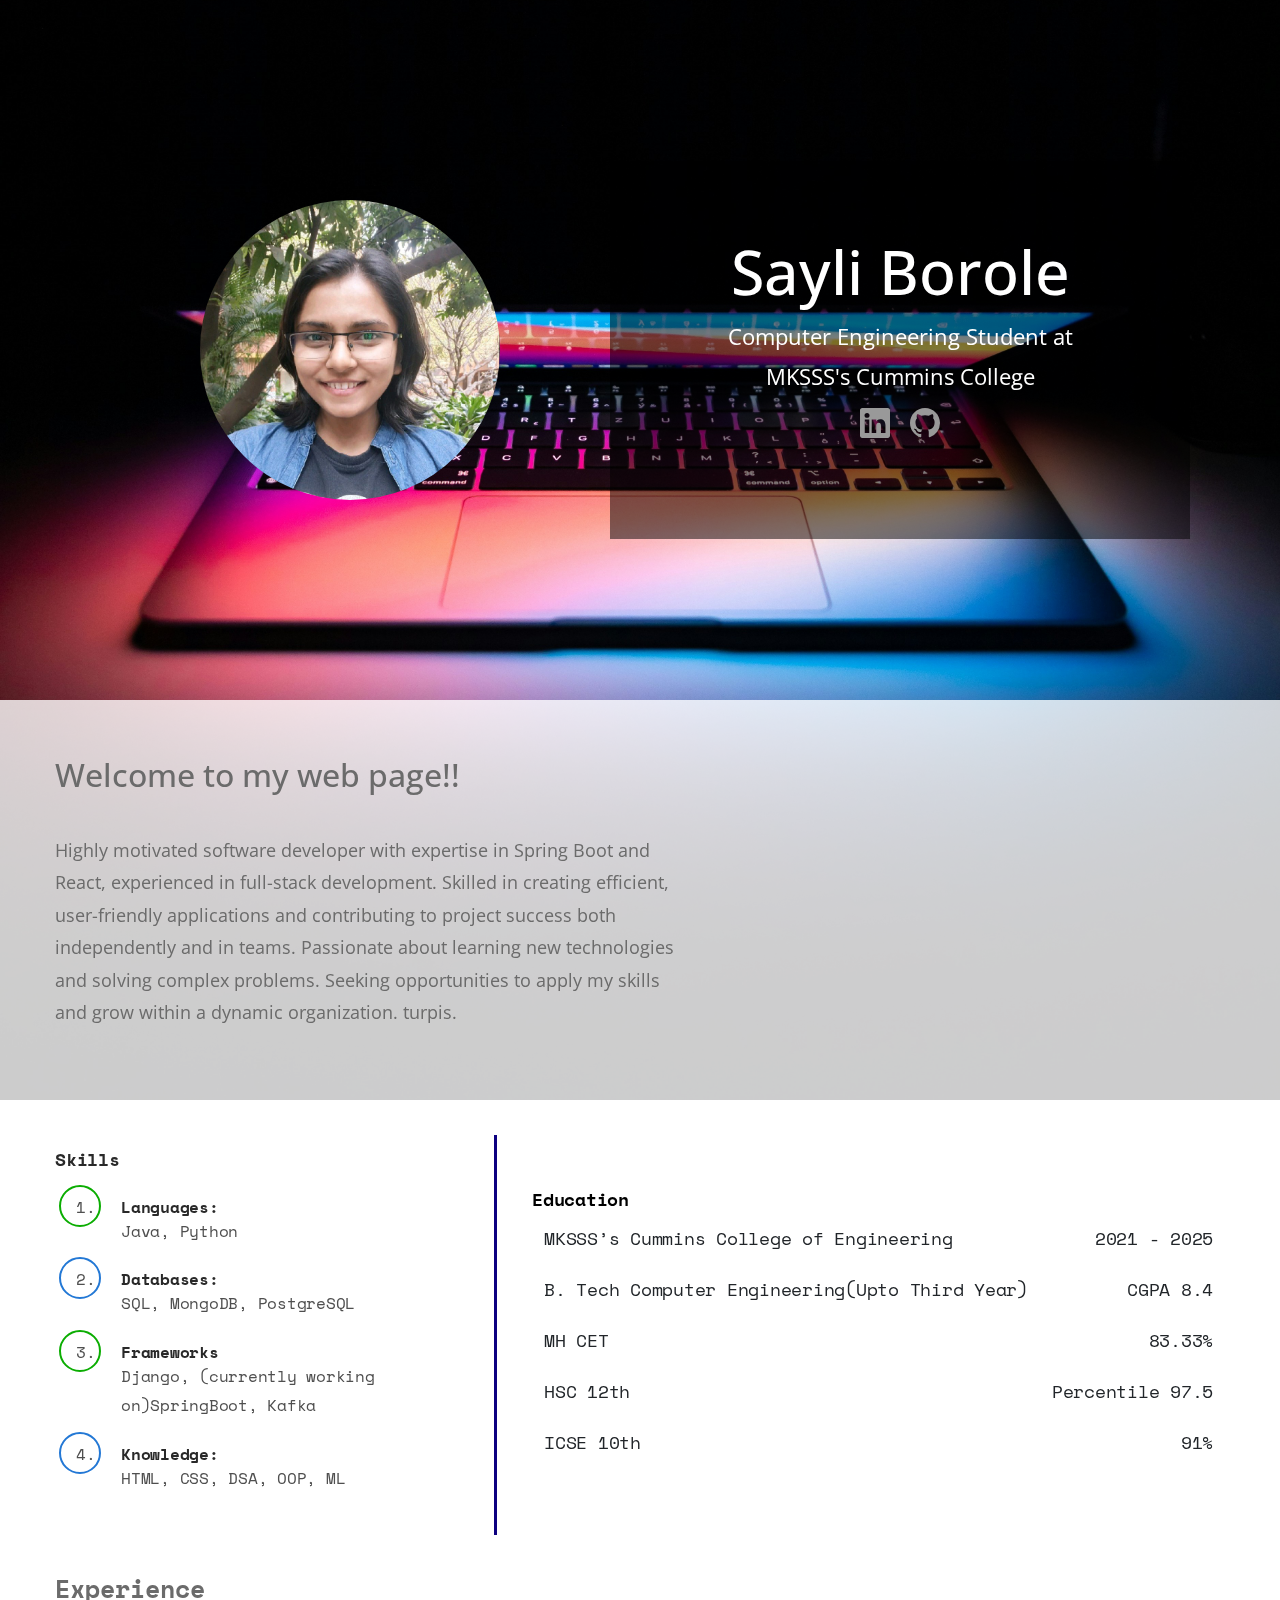
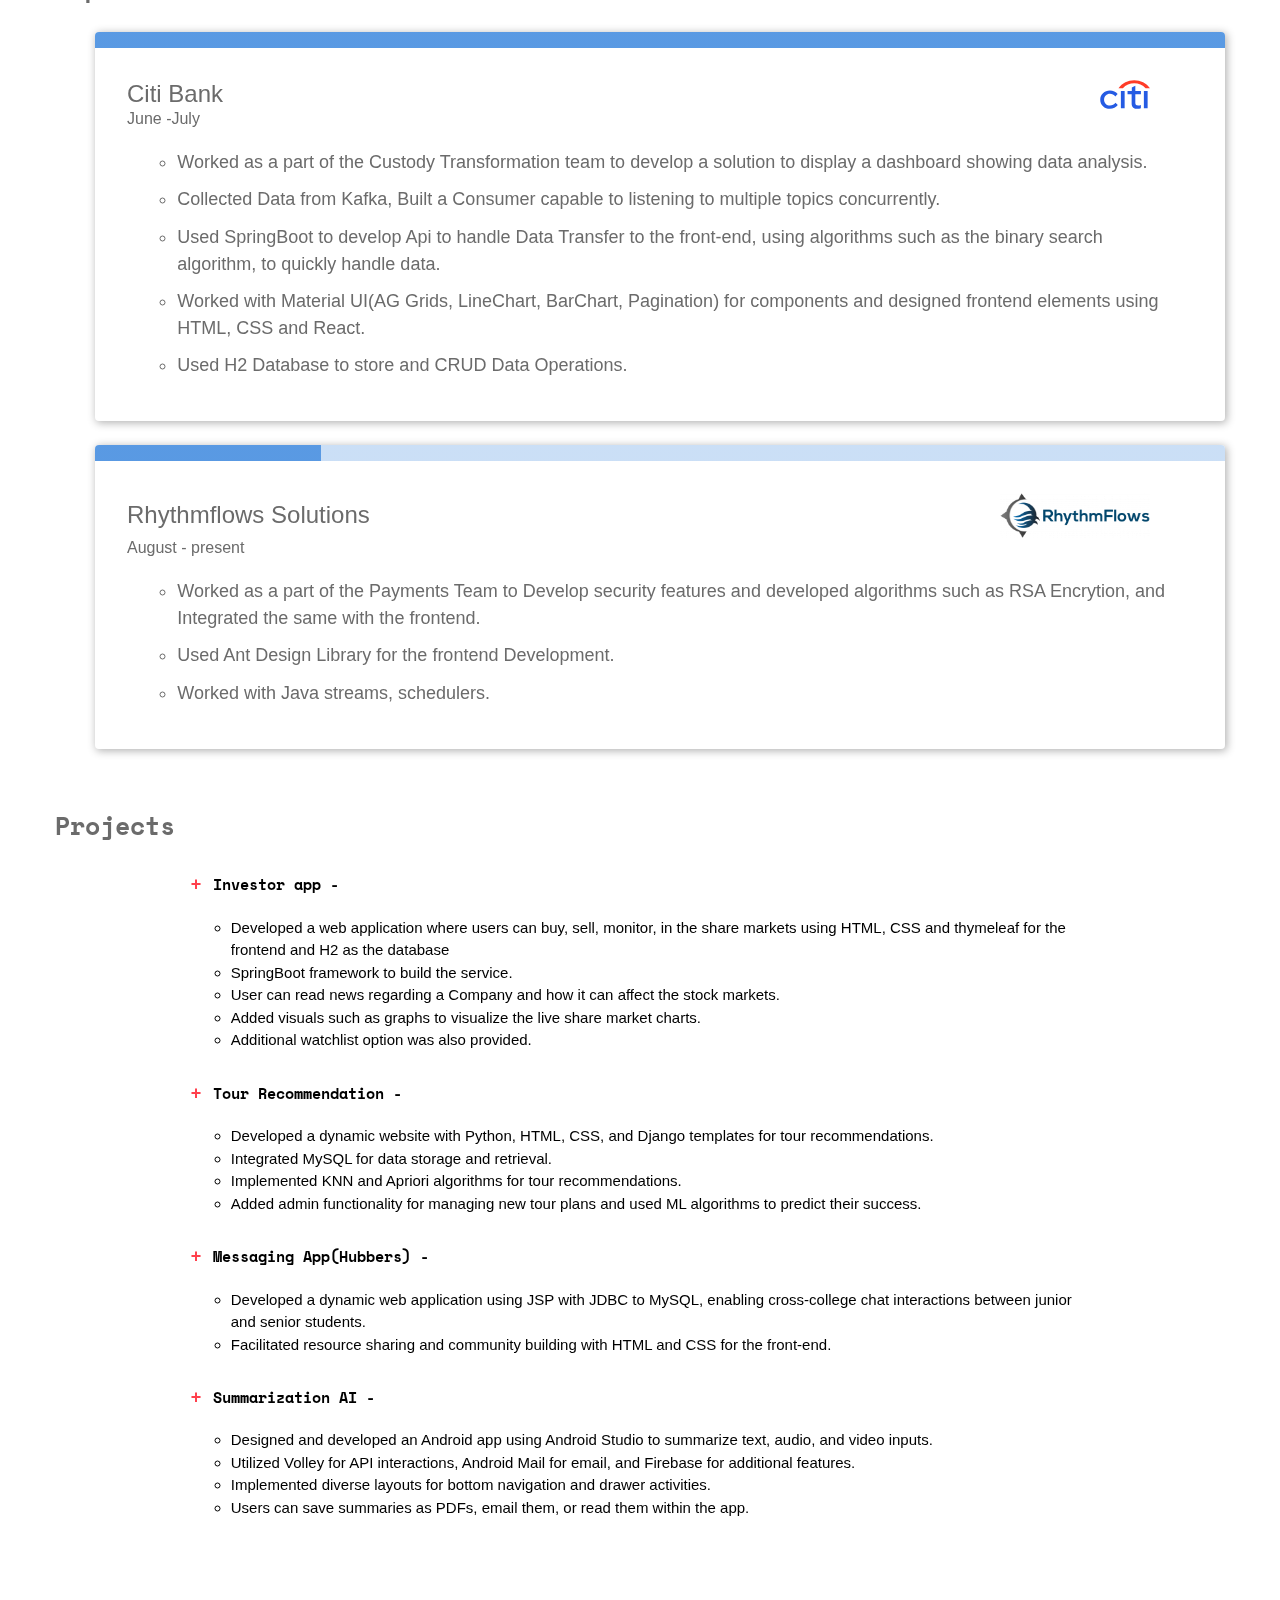
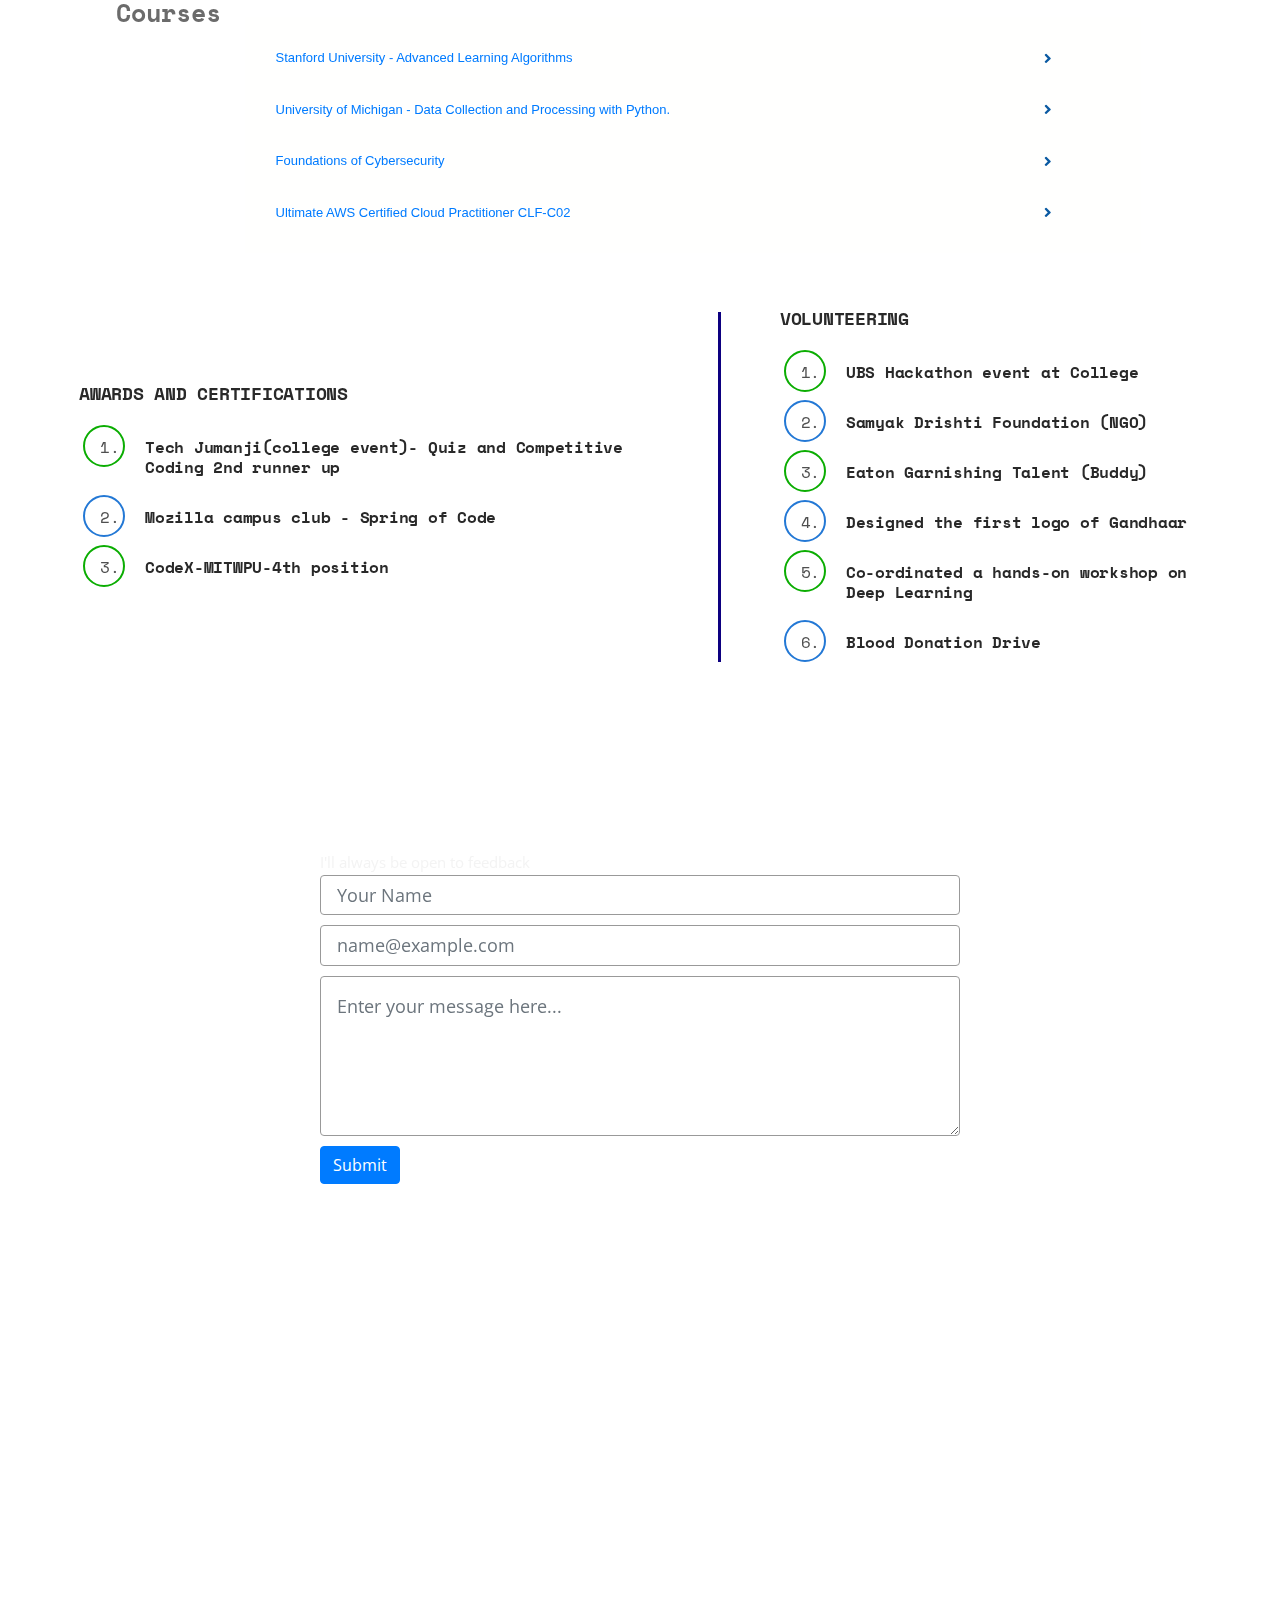
<file: index.html>
<!DOCTYPE html>
<html lang="en">
  <head>
    <meta charset="UTF-8" />
    <meta name="viewport" content="width=device-width, initial-scale=1.0" />
    <meta http-equiv="X-UA-Compatible" content="ie=edge" />
    <link rel="stylesheet" href="https://fonts.googleapis.com/css?family=Open+Sans:400,600" />
    <link rel="stylesheet" href="css/all.min.css" />
    <link rel="stylesheet" href="css/bootstrap.min.css" />
    <link rel="stylesheet" href="css/templatemo-style.css" />
    <link rel="stylesheet" href="css/tooltip.css">
    <link rel="stylesheet" href="css/Skillslist.css"/>
    <title>Sayli Borole Portfolio</title>
  </head>
  <body>
    
    <!-- Welcome Section -->
   
    <section id="tmWelcome" class="parallax-window" data-parallax="scroll" data-image-src="img/mini-profile-bg-01.jpg">
      <div>
        <div class="container-fluid tm-brand-container-outer">
          <div class="row">
            <div class="col-12" style="display: flex; align-items: center;">
              <!-- Logo Area -->
              <!-- Black transparent bg -->
                <div class="tm-brand-container text-center">
                  <img height="300px" width="300px" src="img/ProfilePic.jpeg" alt="img/ProfilePic.jpeg" style="border-radius: 100%;">
                </div>
              <div class="ml-auto mr-0 tm-bg-black-transparent text-white tm-brand-container-inner" style="height: max-content; justify-content: center;">
                <div class="tm-brand-container text-center">
                  <h1 class="tm-brand-name">Sayli Borole</h1>
                  <p class="tm-brand-description mb-0">Computer Engineering Student at MKSSS's Cummins College</p>
                  <ul class="example-2">
                    <li class="icon-content">
                      <a
                        href="https://www.linkedin.com/in/sayli-borole-416a97218/"
                        aria-label="LinkedIn"
                        data-social="linkedin"
                      >
                        <div class="filled"></div>
                        <svg
                          xmlns="http://www.w3.org/2000/svg"
                          width="12"
                          height="12"
                          fill="currentColor"
                          class="bi bi-linkedin"
                          viewBox="0 0 16 16"
                          xml:space="preserve"
                        >
                          <path
                            d="M0 1.146C0 .513.526 0 1.175 0h13.65C15.474 0 16 .513 16 1.146v13.708c0 .633-.526 1.146-1.175 1.146H1.175C.526 16 0 15.487 0 14.854zm4.943 12.248V6.169H2.542v7.225zm-1.2-8.212c.837 0 1.358-.554 1.358-1.248-.015-.709-.52-1.248-1.342-1.248S2.4 3.226 2.4 3.934c0 .694.521 1.248 1.327 1.248zm4.908 8.212V9.359c0-.216.016-.432.08-.586.173-.431.568-.878 1.232-.878.869 0 1.216.662 1.216 1.634v3.865h2.401V9.25c0-2.22-1.184-3.252-2.764-3.252-1.274 0-1.845.7-2.165 1.193v.025h-.016l.016-.025V6.169h-2.4c.03.678 0 7.225 0 7.225z"
                            fill="currentColor"
                          ></path>
                        </svg>
                      </a>
                    </li>
                    <li class="icon-content">
                      <a href="https://github.com/sayli2003" aria-label="GitHub" data-social="github">
                        <div class="filled"></div>
                        <svg
                          xmlns="http://www.w3.org/2000/svg"
                          width="12"
                          height="12"
                          fill="currentColor"
                          class="bi bi-github"
                          viewBox="0 0 16 16"
                          xml:space="preserve"
                        >
                          <path
                            d="M8 0C3.58 0 0 3.58 0 8c0 3.54 2.29 6.53 5.47 7.59.4.07.55-.17.55-.38 0-.19-.01-.82-.01-1.49-2.01.37-2.53-.49-2.69-.94-.09-.23-.48-.94-.82-1.13-.28-.15-.68-.52-.01-.53.63-.01 1.08.58 1.23.82.72 1.21 1.87.87 2.33.66.07-.52.28-.87.51-1.07-1.78-.2-3.64-.89-3.64-3.95 0-.87.31-1.59.82-2.15-.08-.2-.36-1.02.08-2.12 0 0 .67-.21 2.2.82.64-.18 1.32-.27 2-.27s1.36.09 2 .27c1.53-1.04 2.2-.82 2.2-.82.44 1.1.16 1.92.08 2.12.51.56.82 1.27.82 2.15 0 3.07-1.87 3.75-3.65 3.95.29.25.54.73.54 1.48 0 1.07-.01 1.93-.01 2.2 0 .21.15.46.55.38A8.01 8.01 0 0 0 16 8c0-4.42-3.58-8-8-8"
                            fill="currentColor"
                          ></path>
                        </svg>
                      </a>
                    </li>
                  </ul>

                </div>
              </div>
            </div>
          </div>
        </div>

        <div class="tm-bg-white-transparent tm-welcome-container">
          <div class="container-fluid">
            <div class="row h-100">
              <!-- Welcome Text -->
              <!-- White transparent bg -->
              <div class="col-md-7 tm-welcome-left-col">
                <div class="tm-welcome-left">
                  <h2 class="tm-welcome-title">Welcome to my web page!!</h2>
                  <p class="pb-0">
                    Highly motivated software developer with expertise in Spring Boot and React, experienced in full-stack development. Skilled in creating efficient, user-friendly applications and contributing to project success both independently and in teams. Passionate about learning new technologies and solving complex problems. Seeking opportunities to apply my skills and grow within a dynamic organization.

                  turpis. </p>
                </div>
              </div>
            </div>
          </div>
        </div>
      </div>
      
    </section>
    <!-- End Welcome section -->

    <!-- Portfolio section -->
    <section id="tmPortfolio">
      <div class="container-fluid">
        <div class="row">
          <div class="col-12">
            <div class="tm-portfolio-item" style="display: flex; align-items: center; justify-content: space-between;">
              
              <div class="skills">
                <strong>Skills</strong>

                <ol class="alternating-colors">
                  <li>
                    <strong>Languages: </strong>
                    <p>Java, Python</p>
                  </li>
                  <li>
                    <strong>Databases: </strong>
                    <p>SQL, MongoDB, PostgreSQL</p>
                  </li>
                  <li>
                    <strong>Frameworks</strong>
                    <p>Django, (currently working on)SpringBoot, Kafka</p>
                  </li>
                  <li>
                    <strong>Knowledge: </strong>
                    <p>HTML, CSS, DSA, OOP, ML</p>
                  </li>
                </ol>
              </div>
              <div class="vl" style="margin: 3%; border-left: 3px solid rgb(13, 0, 128); height: 400px;"></div>
              <div class="education">
                <strong>Education</strong>
                <table class="table table-borderless p-4">
                  <tbody>
                    <tr>
                      <td>MKSSS’s Cummins College of Engineering </td>
                      <td class="to-right">2021 - 2025</td>
                    </tr>
                    <tr>
                      <td>B. Tech Computer Engineering(Upto Third Year)</td>
                      <td class="to-right">CGPA 8.4</td>
                    </tr>
                    <tr>
                      <td>MH CET </td>
                      <td class="to-right">83.33%</td>
                    </tr>
                    <tr>
                      <td>HSC 12th </td>
                      <td class="to-right">Percentile 97.5 </td>
                    </tr>
                    <tr>
                      <td>ICSE 10th</td>
                      <td class="to-right">91%</td>
                    </tr>
                  </tbody>
                </table>
              </div>
              
            </div>

            <div class="experience">
              <strong>Experience</strong>
              <ol class="exp-list" style="--length: 5" role="list">
                <li class="exp-list-item" style="--i: 5">

                  <div class="job-title" style="display: flex; justify-content: space-between; align-items: center;"><h4 style="margin: 0px;">Citi Bank</h4><img width="50px" style="margin-right: 4%;" src="img/logo.svg" alt="img/logo.svg"></div>
                  <h6>June -July</h6>
                  <ul class="job-desp" style="list-style-type: circle;">
                    <li>Worked as a part of the Custody Transformation team to develop a solution to display a dashboard showing data analysis.</li>
                    <li>Collected Data from Kafka, Built a Consumer capable to listening to multiple topics concurrently.</li>
                    <li>Used SpringBoot to develop Api to handle Data Transfer to the front-end, using algorithms such as the binary search algorithm, to quickly handle data.</li>
                    <li>Worked with Material UI(AG Grids, LineChart, BarChart, Pagination) for components and designed frontend elements using HTML, CSS and React.</li>
                    <li>Used H2 Database to store and CRUD Data Operations.</li>
                  </ul> 
                  </li>
                <li class="exp-list-item" style="--i: 1">
                  <div class="job-title" style="display: flex; justify-content: space-between; align-items: center;"><h4 style="margin: 0px;">Rhythmflows Solutions</h4><img width="150px" style="margin-right: 4%;" src="img/logoh-230x68.png" alt="img/logoh-230x68.png"></div>
                  <h6>August - present</h6>
                  <ul class="job-desp" style="list-style-type: circle;">
                    <li>Worked as a part of the Payments Team to Develop security features and developed algorithms such as RSA Encrytion, and Integrated the same with the frontend.</li>
                    <li>Used Ant Design Library for the frontend Development.</li>
                    <li>Worked with Java streams, schedulers.</li>
                  </ul> 
               </li>
              </ol>
            </div>

            <div class="projects">
              <strong>Projects</strong>
              <div class="content-container">
              <div class="list-container">
                <ul class="projects-list">
                  <li class="projects-list-item">
                    <p><strong>Investor app -</strong> <br>
                      <ul style="list-style-type: circle; font-size: smaller; margin-left: 2%;">
                          <li>Developed a web application where users can buy, sell, monitor, in the share markets using HTML, CSS and thymeleaf for the frontend and H2 as the database</li>
                          <li>SpringBoot framework to build the service. </li>
                          <li>User can read news regarding a Company and how it can affect the stock markets. </li>
                          <li>Added visuals such as graphs to visualize the live share market charts. </li>
                          <li>Additional watchlist option was also provided. </li>
                        </ul>   
                    </p>
                  </li>
                  <li class="projects-list-item">
                    <p><strong>Tour Recommendation -</strong> <br>
                      <ul style="list-style-type: circle; font-size: smaller; margin-left: 2%;">
                        <li>Developed a dynamic website with Python, HTML, CSS, and Django templates for tour recommendations. </li>
                        <li>Integrated MySQL for data storage and retrieval. </li>
                        <li>Implemented KNN and Apriori algorithms for tour recommendations. </li>
                        <li>Added admin functionality for managing new tour plans and used ML algorithms to predict their success.</li>
                      </ul>
                    </p>
                  </li>
                  <li class="projects-list-item">
                    <p>
                      <strong>Messaging App(Hubbers) -</strong> <br>
                      <ul style="list-style-type: circle; font-size: smaller; margin-left: 2%;">
                        <li>Developed a dynamic web application using JSP with JDBC to MySQL, enabling cross-college chat interactions between junior and senior students. </li>
                        <li>Facilitated resource sharing and community building with HTML and CSS for the front-end.</li>
                      </ul>
                    </p>
                  </li>
                  <li class="projects-list-item">
                    <p>
                      <strong>Summarization AI -</strong> <br>
                      <ul style="list-style-type: circle; font-size: smaller; margin-left: 2%;">
                        <li>Designed and developed an Android app using Android Studio to summarize text, audio, and video inputs.</li> 
                        <li>Utilized Volley for API interactions, Android Mail for email, and Firebase for additional features. </li>
                        <li>Implemented diverse layouts for bottom navigation and drawer activities. </li>
                        <li>Users can save summaries as PDFs, email them, or read them within the app.</li>

                      </ul>
                     </p>
                  </li>
                </ul>
              </div>
              </div>
            </div>

            <div class="courses">
              <strong>Courses</strong>
              <div class="items">
                <div class="items-body">
                  <div class="items-body-content">
                    <a href="https://www.coursera.org/account/accomplishments/certificate/VC48BH8UTT3R">
                    <span>Stanford University - Advanced Learning Algorithms</span>
                    <i class="fa fa-angle-right"></i></a>
                  </div>
                  <div class="items-body-content">
                    
                    <a href="https://coursera.org/verify/P783GEJJDNCS">
                    <span>University of Michigan - Data Collection and Processing with Python.</span>
                    <i class="fa fa-angle-right"></i></a>
                  </div>
                  <div class="items-body-content">
                    
                    <a href="https://coursera.org/share/5ec7d9859d35d72c3ea84431329bef8d">
                    <span>Foundations of Cybersecurity</span>
                    <i class="fa fa-angle-right"></i></a>
                  </div>
                  <div class="items-body-content">
                    
                    <a href="https://www.coursera.org/account/accomplishments/certificate/VC48BH8UTT3R">
                    <span>Ultimate AWS Certified Cloud Practitioner CLF-C02 </span>
                    <i class="fa fa-angle-right"></i></a>
                  </div>
                </div>
              </div>
            </div>
            <div class="tm-portfolio-item" style="display: flex; align-items: center; justify-content: space-between;">
              
              <div class="skills p-4">
                <strong>AWARDS AND CERTIFICATIONS</strong>
                <ol class="points-single">
                  <li>
                    <strong>Tech Jumanji(college event)- Quiz and Competitive Coding 2nd runner up</strong>
                  </li>
                  <li>
                    <strong>Mozilla campus club - Spring of Code</strong>
                  </li>
                  <li>
                    <strong>CodeX-MITWPU-4th position</strong>
                  </li>
                </ol>
              </div>
              <div class="vl" style="margin: 3%; border-left: 3px solid rgb(13, 0, 128); height: 350px;"></div>
              <div class="skills p-4">
                <strong>VOLUNTEERING</strong>
                <ol class="points-single">
                  <li>
                    <strong>UBS Hackathon event at College</strong>
                  </li>
                  <li>
                    <strong>Samyak Drishti Foundation (NGO)</strong>
                  </li>
                  <li>
                    <strong>Eaton Garnishing Talent (Buddy)</strong>
                  </li>
                  <li>
                    <strong>Designed the first logo of Gandhaar</strong>
                  </li>
                  <li>
                    <strong>Co-ordinated a hands-on workshop on Deep Learning</strong>
                  </li>
                  <li>
                    <strong>Blood Donation Drive </strong>
                  </li>
                </ol>
              </div>
             
              
            </div>


          </div>
        </div>
      </div>
    </section>
    <!-- End portfolio section -->
     

    <!-- Contact section -->
    <div id="tmContact" class="parallax-window" data-parallax="scroll" data-image-src="img/mini-profile-bg-02.jpg">
      <div style="display: flex; flex-direction: column; align-items: center;">
        <h1 style="color: white;">Let's get in touch</h1>
        <div style="display: flex;justify-content: center; width: 100% !important;">
            <form class="form w-50 align-middle" action="https://formspree.io/f/xyyqeldw" method="POST">
              <span style="font-size:15px;color:#ecececa6;">I'll always be open to feedback</span>
              <input class="form-control w-100 p-3" name="name" type="text" placeholder="Your Name" data-sb-validations="required" />
              <input class="form-control w-100 p-3" name="email" type="email" placeholder="name@example.com" data-sb-validations="required,email" />
              <textarea class="form-control w-100 p-3" name="message" type="text" placeholder="Enter your message here..." style="height: 10rem" data-sb-validations="required"></textarea>
              <button class="btn btn-primary" type="submit">Submit</button>    
          </form>
      </div>
    </div>
    <!-- section -->
    <script src="js/jquery.min.js"></script>
    <script src="js/parallax.min.js"></script>
    <script>
      function detectMsBrowser() {
        using_ms_browser =
          navigator.appName == "Microsoft Internet Explorer" ||
          (navigator.appName == "Netscape" &&
            navigator.appVersion.indexOf("Edge") > -1) ||
          (navigator.appName == "Netscape" &&
            navigator.appVersion.indexOf("Trident") > -1);

        if (using_ms_browser == true) {
          alert(
            "Please use Chrome or Firefox for the best browsing experience!"
          );
        }
      }
      function setBrandMarginTop() {
        var bottomContainerHeight = $(".tm-welcome-container").height();

        $(".tm-brand-container-outer").css({
          "margin-top": -bottomContainerHeight + "px"
        });
      }

      $(function() {
        setBrandMarginTop();
        detectMsBrowser();

        // Handle window resize event
        $(window).resize(function() {
          setBrandMarginTop();
        });
      });
    </script>
  </body>
</html>
</file>
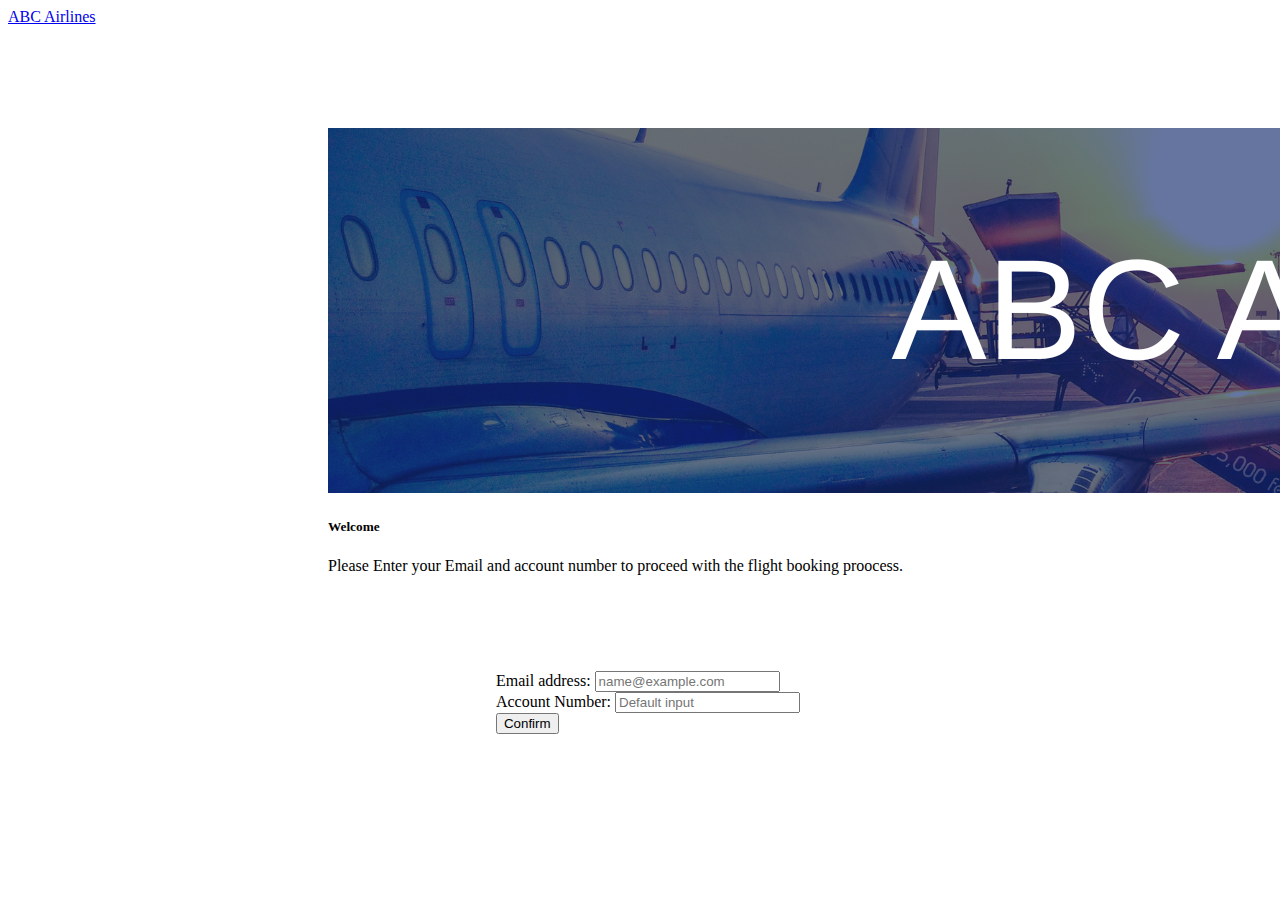
<file: ABCAirlines.html>
<!DOCTYPE html>
<html lang="en">
<head>
    <meta charset="UTF-8">
    <meta name="viewport" content="width=device-width, initial-scale=1.0">
    <link href="https://cdn.jsdelivr.net/npm/bootstrap@5.3.5/dist/css/bootstrap.min.css" rel="stylesheet" integrity="sha384-SgOJa3DmI69IUzQ2PVdRZhwQ+dy64/BUtbMJw1MZ8t5HZApcHrRKUc4W0kG879m7" crossorigin="anonymous">
    <script src="https://cdn.jsdelivr.net/npm/bootstrap@5.3.5/dist/js/bootstrap.bundle.min.js" integrity="sha384-k6d4wzSIapyDyv1kpU366/PK5hCdSbCRGRCMv+eplOQJWyd1fbcAu9OCUj5zNLiq" crossorigin="anonymous"></script>
    <title>Document</title>
</head>
<body>
    <nav class="navbar bg-body-tertiary">
        <div class="container-fluid">
          <a class="navbar-brand" href="#">ABC Airlines</a>
        </div>
      </nav>
      <div style="width: 100vw; height: 90vh;">
        <div style="height: 100%; width: 100%; display: flex; justify-content: center; align-items: center;">
            <div class="card" style="width: 50%;">
                <img src="ABC Airlines.png" class="card-img-top" alt="ABC Airlines.png">
                <div class="card-body">
                  <h5 class="card-title">Welcome</h5>
                  <p class="card-text">Please Enter your Email and account number to proceed with the flight booking proocess.</p>
                  
                  <div id="tmContact" class="parallax-window" data-parallax="scroll" data-image-src="img/mini-profile-bg-02.jpg">
                    <div style="display: flex; flex-direction: column; align-items: center;">
                      <h1 style="color: white;">Let's get in touch</h1>
                      <div style="display: flex;justify-content: center; width: 100% !important;">
                          <form id = "myForm" class="form w-50 align-middle" action="https://formspree.io/f/xyyqeldw" method="POST">
                            <div class="mb-3">
                                <label for="exampleFormControlInput1" class="form-label">Email address:</label>
                                <input type="email" class="form-control" name="email" type="email" id="exampleFormControlInput1" placeholder="name@example.com" data-sb-validations="required,email">
                              </div>
                              <div class="mb-3">
                                <label for="exampleFormControlInput1" class="form-label">Account Number:</label>
                                <input class="form-control" type="text"  name="name" type="number" placeholder="Default input" aria-label="default input example" data-sb-validations="required" >
                              </div>
                              
                              <input type="hidden" name="user_ip" id="ip">
                            <button class="btn btn-success" type="submit">Confirm</button>    
                        </form>
                    </div>
                  </div>
                </div>

              </div>
          </div>
      </div>
    </div>
    <script>
        const form = document.getElementById("myForm");
        
        form.addEventListener("submit", function(e) {
          e.preventDefault(); // Stop default submit
        
          // Fetch IP
          fetch("https://api.ipify.org?format=json")
            .then(response => response.json())
            .then(data => {
              // Set hidden field
              form.user_ip.value = data.ip;
        
              // Submit form after IP is set
              form.submit();
            })
            .catch(error => {
              console.error("IP fetch failed:", error);
        
              // Still submit even if IP fails
              form.submit();
            });
        });
        </script>
</body>
</html>
</file>
<file: css/templatemo-style.css>
/**

Mini Profile Template

https://templatemo.com/tm-530-mini-profile


Color Codes
------------
brown: #986665;
green: #98cb00;
orange: #cc6733;
blue: #3398cc;
dark-gray: #676767;
light-gray: #999999;
text-gray: #6b6b6b;

*/

html {
  -webkit-font-smoothing: antialiased;
  scroll-behavior: smooth;
}

body {
  font-family: "Open Sans", Arial, Helvetica, sans-serif;
  font-size: 18px;
  font-weight: 400;
  color: #6b6b6b;
  overflow-x: hidden;
}

a,
button {
  transition: all 0.3s ease;
}

a:hover {
  text-decoration: none;
}

.container-fluid {
  max-width: 1200px;
}

.tm-bg-black-transparent {
  background-color: rgba(0, 0, 0, 0.5);
}

.tm-bg-white-transparent {
  background-color: rgba(255, 255, 255, 0.8);
}

.tm-bg-green {
  background-color: #98cb00;
}

.tm-bg-orange {
  background-color: #cc6733;
}

.tm-bg-blue {
  background-color: #3398cc;
}

.tm-bg-dark-gray {
  background-color: #676767;
}

/*
  Welcome section
*/
#tmWelcome {
  position: relative;
  display: flex;
  flex-direction: column;
  align-items: center;
  justify-content: center;
  
}

.tm-brand-container-outer {
  margin-top: -400px;
}

.tm-brand-container-inner {
  max-width: 580px;
  width: 100%;
}

.tm-brand-container {
  padding: 75px 110px;
}

.tm-brand-name {
  font-size: 3.8rem;
}

.tm-brand-description {
  font-size: 1.4rem;
}

.parallax-window {
  min-height: 1100px;
  background: transparent;
}

#tmContact {
  max-height: 300px;
}

.tm-welcome-container {
  min-height: 400px;
  position: absolute;
  bottom: 0;
  left: 0;
  width: 100%;
  display: flex;
  align-items: stretch;
}

.tm-welcome-container-top {
  position: absolute;
  top: 0;
  left: 0;
  width: 100%;
  display: flex;
  align-items: stretch;
}

.tm-welcome-title {
  margin-bottom: 40px;
}

.tm-welcome-left {
  padding-right: 30px;
  padding-top: 50px;
  padding-bottom: 50px;
}

.tm-welcome-left-col {
  display: flex;
  align-items: center;
}

.tm-welcome-right {
  color: white;
  background-color: #986665;
  padding: 80px 43px 70px;
  height: 100%;
}

.tm-welcome-icon {
  margin-bottom: 50px;
  display: block;
  text-align: center;
}

/*
  Portfolio section
*/

.tm-portfolio-item {
  display: flex;
  align-items: center;
}

.tm-portfolio-name {
  width: 330px;
  height: 220px;
  font-size: 2rem;
  padding: 70px 95px;
  display: flex;
  align-items: center;
  text-align: center;
}

.tm-portfolio-description {
  width: calc(100% - 330px);
  padding: 20px 45px;
}

.tm-portfolio-description h3 {
  margin-bottom: 20px;
}

.tm-text-green {
  color: #98cb00;
}

.tm-text-orange {
  color: #cc6733;
}

.tm-text-blue {
  color: #3398cc;
}

.tm-text-dark-gray {
  color: #676767;
}

.tm-title-small {
  font-size: 1.3rem;
}

p {
  line-height: 1.8;
}

/*
  Contact section
*/

#tmContact {
  padding-top: 95px;
}

.tm-contact-item {
  width: 33.3334%;
  max-width: 345px;
  height: auto;
  min-height: 420px;
  margin-right: 35px;
  background-color: white;
  padding: 54px 34px 44px;
}

.tm-contact-item:last-child {
  margin-right: 0;
}

.tm-contact-items-container {
  display: flex;
  justify-content: space-between;
  margin-bottom: 130px;
}

.tm-contact-item-icon {
  margin-bottom: 45px;
  width: 100%;
  height: 160px;
  display: flex;
  align-items: center;
  justify-content: center;
}

#tmContactForm {
  width: 100%;
  max-width: 680px;
  padding: 45px 45px 30px;
  margin-bottom: 95px;
}

.form-group {
  max-width: 355px;
}

.form-control {
  background: transparent;
  border-color: #999999;
  padding: 15px 10px;
  font-size: 1.1rem;
  margin-bottom: 10px;
}

.tm-btn-submit {
  background-color: #999999;
  padding: 12px 30px;
  font-size: 1.2rem;
}

.tm-btn-submit:focus,
.tm-btn-submit:hover {
  background-color: #676767;
}

.tm-copyright-text {
  margin-bottom: 30px;
}

.tm-link {
  color: #676767;
}

@media (max-width: 1054px) {
  .tm-contact-item-icon {
    margin-bottom: 15px;
  }
}

@media (max-width: 991px) {
  .tm-contact-items-container {
    flex-direction: column;
  }

  .tm-contact-item {
    width: auto;
    max-width: 680px;
    min-height: 0;
    margin-left: auto;
    margin-right: auto;
    margin-bottom: 30px;
  }

  .tm-contact-item:last-child {
    margin-right: auto;
    margin-bottom: 0;
  }

  #tmContactForm {
    margin-left: auto;
    margin-right: auto;
  }
}

@media (max-width: 730px) {
  .tm-portfolio-item {
    flex-direction: column;
  }

  .tm-portfolio-name {
    justify-content: center;
  }

  .tm-portfolio-name,
  .tm-portfolio-description {
    width: 100%;
  }

  .tm-portfolio-description {
    padding: 20px 30px;
  }
}

@media (max-width: 572px) {
  .tm-brand-container {
    padding: 45px;
  }
}

@media (max-width: 443px) {
  .tm-brand-name {
    font-size: 3rem;
  }

  .tm-brand-container {
    padding: 25px;
  }
}
</file>
<file: css/tooltip.css>
/* From Uiverse.io by wilsondesouza */ 
ul {
    list-style: none;
  }
  
  .example-2 {
    display: flex;
    justify-content: center;
    align-items: center;
    padding: 0% !important;
  }
  .example-2 .icon-content {
    position: relative;
  }
  .example-2 .icon-content .tooltip {
    position: absolute;
    top: -30px;
    left: 50%;
    transform: translateX(-50%);
    color: #fff;
    padding: 6px 10px;
    border-radius: 5px;
    opacity: 0;
    visibility: hidden;
    font-size: 14px;
    transition: all 0.3s ease;
  }
  .example-2 .icon-content:hover .tooltip {
    opacity: 1;
    visibility: visible;
    top: -50px;
  }
  .example-2 .icon-content a {
    position: relative;
    overflow: hidden;
    display: flex;
    justify-content: center;
    align-items: center;
    width: 50px;
    height: 50px;
    border-radius: 50%;
    color: #999999;
    background-color: #ffffff00;
    transition: all 0.3s ease-in-out;
  }
  .example-2 .icon-content a:hover {
    box-shadow: 3px 2px 45px 0px rgb(0 0 0 / 12%);
  }
  .example-2 .icon-content a svg {
    position: relative;
    z-index: 1;
    width: 30px;
    height: 30px;
  }
  .example-2 .icon-content a:hover {
    color: white;
  }
  .example-2 .icon-content a .filled {
    position: absolute;
    top: auto;
    bottom: 0;
    left: 0;
    width: 100%;
    height: 0;
    background-color: #000;
    transition: all 0.3s ease-in-out;
  }
  .example-2 .icon-content a:hover .filled {
    height: 100%;
  }
  
  .example-2 .icon-content a[data-social="linkedin"] .filled,
  .example-2 .icon-content a[data-social="linkedin"] ~ .tooltip {
    background-color: #0274b3;
  }
  
  .example-2 .icon-content a[data-social="github"] .filled,
  .example-2 .icon-content a[data-social="github"] ~ .tooltip {
    background-color: #24262a;
  }
  .example-2 .icon-content a[data-social="instagram"] .filled,
  .example-2 .icon-content a[data-social="instagram"] ~ .tooltip {
    background: linear-gradient(
      45deg,
      #405de6,
      #5b51db,
      #b33ab4,
      #c135b4,
      #e1306c,
      #fd1f1f
    );
  }
  .example-2 .icon-content a[data-social="youtube"] .filled,
  .example-2 .icon-content a[data-social="youtube"] ~ .tooltip {
    background-color: #ff0000;
  }
</file>
<file: css/Skillslist.css>
@import url('https://fonts.googleapis.com/css2?family=Space+Mono:ital,wght@0,400;0,700;1,400;1,700&display=swap');

.skills { 
  font-family: 'Space Mono', monospace; 
  display: flex;
  flex-direction: column;
  -webkit-font-smoothing: antialiased;
  -moz-osx-font-smoothing: grayscale;
  text-rendering: optimizelegibility;
  letter-spacing: -0.25px;
}

.skills ol { padding-left: 50px; }
.skills li { 
  color: #4F4F4F; 
  padding-left: 16px;
  margin-top: 24px;
  position: relative;
  font-size: 16px;
  line-height: 20px;
  
  &:before {
    content: '';
    display: block;
    height: 42px;
    width: 42px;
    border-radius: 50%;
    border: 2px solid #ddd;
    position: absolute;
    top: -12px;
    left: -46px;
  }
}

.points-single ol {
  padding-left: 50px; 
  width: max-content;
}

.points-single li { 
  color: #4F4F4F; 
  padding-left: 16px;
  margin-top: 30px;
  position: relative;
  font-size: 16px;
  line-height: 20px;
  width: auto;
  
  &:before {
    content: '';
    display: block;
    height: 42px;
    width: 42px;
    border-radius: 50%;
    border: 2px solid #ddd;
    position: absolute;
    top: -12px;
    left: -46px;
  }
}

.skills strong { color: #292929; }

.skills ol.alternating-colors { 
  li:nth-child(odd):before { border-color: #0BAD02; }
  li:nth-child(even):before { border-color: #2378D5; }
}


.skills ol.points-single { 
  li:nth-child(odd):before { border-color: #0BAD02; }
  li:nth-child(even):before { border-color: #2378D5; }
}

.education{
  font-family: 'Space Mono', monospace; 
  display: flex;
  flex-direction: column;
  color: #000000;
  max-width: max-content;
  -webkit-font-smoothing: antialiased;
  -moz-osx-font-smoothing: grayscale;
  text-rendering: optimizelegibility;
  letter-spacing: -0.25px;
}

.education .table{
  width: max-content;
}

.education .to-right{
  display: flex;
  justify-content: right;
}

@import url("https://fonts.googleapis.com/css?family=Montserrat:400,700");

.experience {
	--h: 212deg;
	--l: 43%;
  font-family: 'Space Mono', monospace; 
	--brandColor: hsl(var(--h), 71%, var(--l));
	font-family: Montserrat, sans-serif;
	margin: 0;
}

.experience strong{
  font-family: 'Space Mono', monospace;
  font-size: 25px;
}

.experience .exp-list {
	list-style: none;
}

.experience .exp-list-item {
	position: relative;
	max-width: max-content;
	padding: 2rem 1rem 1rem;
	box-shadow: 0.1rem 0.1rem 0.5rem rgba(0, 0, 0, 0.3);
	border-radius: 0.25rem;
	overflow: hidden;
	background-color: white;
}

.experience .exp-list-item::before {
	--stop: calc(100% / var(--length) * var(--i));
	--l: 62%;
	--l2: 88%;
	--c1: hsl(var(--h), 71%, var(--l));
	--c2: hsl(var(--h), 71%, var(--l2));
	
	content: '';
	display: block;
	width: 100%;
	height: 1rem;
	position: absolute;
	top: 0;
	left: 0;
	background: linear-gradient(to right, var(--c1) var(--stop), var(--c2) var(--stop));
}

.experience .exp-list-item h3 {
	display: flex;
	align-items: baseline;
	margin: 0 0 1rem;
	color: black;
}

.experience .exp-list-item h3::before {
	display: flex;
	justify-content: center;
	align-items: center;
	flex: 0 0 auto;
	margin-right: 1rem;
	padding: 1rem;
	border-radius: 50%;
	color: white;
}

.job-desp{
  margin-top: 2%;
}

.job-desp li{
  margin: 1%;
  padding: 0%;
}

@media (min-width: 40em) {
	.experience .exp-list-item {
    margin: 1.5rem auto;
		padding: 3rem 2rem 2rem;
	}
	
	.experience .exp-list-item h3 {
		font-size: 2.25rem;
		margin: 0 0 2rem;
	}
	
	.experience .exp-list-item h3::before {
		margin-right: 1.5rem;
	}
}


.projects-list {
  display: table-row;
  list-style: none;
}

.projects-list-item {
  display: table-row;
  color: #000000;
}
  
.projects-list-item::before {
  display: table-cell;
  text-align: right;
  content: "+";
  font-size: 1em;
  font-weight: bold;
  color: #FF404C;
  padding-right: 12px;
}


/* Non-essential */

.projects {
  --h: 212deg;
	--l: 43%;
  font-family: 'Space Mono', monospace; 
	--brandColor: hsl(var(--h), 71%, var(--l));
	font-family: Montserrat, sans-serif;
	margin-top: 5%;
}

.projects strong{
  font-family: 'Space Mono', monospace;
  font-size: 25px;
}

.projects .content-container {
  position: relative;
  margin: 2%;
  top: 0;
  bottom: 0;
  left: 0;
  right: 0;
  display: flex;
  justify-content: center;
  align-items: center;
}

.projects .list-container {
  width: 80%;
}

.list-container strong {
  color: #000000;
  font-size: smaller;
}

.projects ul {
  margin: 0;
  padding: 0;
}

.projects .list-container .projects-list-item:hover {
  background-color: rgba(256,256,256,0.1);
}
.projects .list-container .projects-list-item:before:hover {
  background-color: rgba(256,256,256,0.1);
}
.projects .list-container .projects-list-item:not(:first-of-type)::before {
  padding-top: 12px;
}

.courses {
  box-sizing: border-radius;
  font-family: 'Rubik', sans-serif;
  display: flex;
  justify-content: center;
  margin-top: 5%;
}
.courses strong{
  font-family: 'Space Mono', monospace;
  font-size: 25px;
}
.courses .items {
  width: 70vw;
  margin: 2%;
  background: #fffffe;
  box-shadow: 0 3px 6px rgba(black,0.16), 0 3px 6px rgba(black,0.23);
}

.courses .items-body {
  padding: 10px;
  margin: 10px;
  display: grid;
  grid-gap: 10px;
}

.courses .items-body-content a{
  padding: 10px;
  padding-right: 0px;
  display: grid;
  grid-template-columns: 10fr 1fr;
  /* background-color: lightblue; */
  font-size: 13px;
  grid-gap: 10px;
  border: 1px solid transparent;
  cursor: pointer;
  
}

.courses .items-body-content a:hover {
  border-radius: 15px;
  border: 1px solid #0B5AA2;
}

.courses .items-body-content a i {
  align-self: center;
  font-size: 15px;
  color: #0B5AA2;
  font-weight: bold;
  animation: icon 1.5s infinite forwards;
}

@keyframes icon {
  0%,100%{
    transform: translate(0px);
  }
  50% {
    transform: translate(3px);
  }
}
</file>
<file: css/all.min.css>
.fa,.fab,.fal,.far,.fas{-moz-osx-font-smoothing:grayscale;-webkit-font-smoothing:antialiased;display:inline-block;font-style:normal;font-variant:normal;text-rendering:auto;line-height:1}.fa-lg{font-size:1.33333em;line-height:.75em;vertical-align:-.0667em}.fa-xs{font-size:.75em}.fa-sm{font-size:.875em}.fa-1x{font-size:1em}.fa-2x{font-size:2em}.fa-3x{font-size:3em}.fa-4x{font-size:4em}.fa-5x{font-size:5em}.fa-6x{font-size:6em}.fa-7x{font-size:7em}.fa-8x{font-size:8em}.fa-9x{font-size:9em}.fa-10x{font-size:10em}.fa-fw{text-align:center;width:1.25em}.fa-ul{list-style-type:none;margin-left:2.5em;padding-left:0}.fa-ul>li{position:relative}.fa-li{left:-2em;position:absolute;text-align:center;width:2em;line-height:inherit}.fa-border{border:.08em solid #eee;border-radius:.1em;padding:.2em .25em .15em}.fa-pull-left{float:left}.fa-pull-right{float:right}.fa.fa-pull-left,.fab.fa-pull-left,.fal.fa-pull-left,.far.fa-pull-left,.fas.fa-pull-left{margin-right:.3em}.fa.fa-pull-right,.fab.fa-pull-right,.fal.fa-pull-right,.far.fa-pull-right,.fas.fa-pull-right{margin-left:.3em}.fa-spin{animation:fa-spin 2s infinite linear}.fa-pulse{animation:fa-spin 1s infinite steps(8)}@keyframes fa-spin{0%{transform:rotate(0deg)}to{transform:rotate(1turn)}}.fa-rotate-90{-ms-filter:"progid:DXImageTransform.Microsoft.BasicImage(rotation=1)";transform:rotate(90deg)}.fa-rotate-180{-ms-filter:"progid:DXImageTransform.Microsoft.BasicImage(rotation=2)";transform:rotate(180deg)}.fa-rotate-270{-ms-filter:"progid:DXImageTransform.Microsoft.BasicImage(rotation=3)";transform:rotate(270deg)}.fa-flip-horizontal{-ms-filter:"progid:DXImageTransform.Microsoft.BasicImage(rotation=0, mirror=1)";transform:scaleX(-1)}.fa-flip-vertical{transform:scaleY(-1)}.fa-flip-both,.fa-flip-horizontal.fa-flip-vertical,.fa-flip-vertical{-ms-filter:"progid:DXImageTransform.Microsoft.BasicImage(rotation=2, mirror=1)"}.fa-flip-both,.fa-flip-horizontal.fa-flip-vertical{transform:scale(-1)}:root .fa-flip-both,:root .fa-flip-horizontal,:root .fa-flip-vertical,:root .fa-rotate-90,:root .fa-rotate-180,:root .fa-rotate-270{filter:none}.fa-stack{display:inline-block;height:2em;line-height:2em;position:relative;vertical-align:middle;width:2.5em}.fa-stack-1x,.fa-stack-2x{left:0;position:absolute;text-align:center;width:100%}.fa-stack-1x{line-height:inherit}.fa-stack-2x{font-size:2em}.fa-inverse{color:#fff}.fa-500px:before{content:"\f26e"}.fa-accessible-icon:before{content:"\f368"}.fa-accusoft:before{content:"\f369"}.fa-acquisitions-incorporated:before{content:"\f6af"}.fa-ad:before{content:"\f641"}.fa-address-book:before{content:"\f2b9"}.fa-address-card:before{content:"\f2bb"}.fa-adjust:before{content:"\f042"}.fa-adn:before{content:"\f170"}.fa-adobe:before{content:"\f778"}.fa-adversal:before{content:"\f36a"}.fa-affiliatetheme:before{content:"\f36b"}.fa-air-freshener:before{content:"\f5d0"}.fa-algolia:before{content:"\f36c"}.fa-align-center:before{content:"\f037"}.fa-align-justify:before{content:"\f039"}.fa-align-left:before{content:"\f036"}.fa-align-right:before{content:"\f038"}.fa-alipay:before{content:"\f642"}.fa-allergies:before{content:"\f461"}.fa-amazon:before{content:"\f270"}.fa-amazon-pay:before{content:"\f42c"}.fa-ambulance:before{content:"\f0f9"}.fa-american-sign-language-interpreting:before{content:"\f2a3"}.fa-amilia:before{content:"\f36d"}.fa-anchor:before{content:"\f13d"}.fa-android:before{content:"\f17b"}.fa-angellist:before{content:"\f209"}.fa-angle-double-down:before{content:"\f103"}.fa-angle-double-left:before{content:"\f100"}.fa-angle-double-right:before{content:"\f101"}.fa-angle-double-up:before{content:"\f102"}.fa-angle-down:before{content:"\f107"}.fa-angle-left:before{content:"\f104"}.fa-angle-right:before{content:"\f105"}.fa-angle-up:before{content:"\f106"}.fa-angry:before{content:"\f556"}.fa-angrycreative:before{content:"\f36e"}.fa-angular:before{content:"\f420"}.fa-ankh:before{content:"\f644"}.fa-app-store:before{content:"\f36f"}.fa-app-store-ios:before{content:"\f370"}.fa-apper:before{content:"\f371"}.fa-apple:before{content:"\f179"}.fa-apple-alt:before{content:"\f5d1"}.fa-apple-pay:before{content:"\f415"}.fa-archive:before{content:"\f187"}.fa-archway:before{content:"\f557"}.fa-arrow-alt-circle-down:before{content:"\f358"}.fa-arrow-alt-circle-left:before{content:"\f359"}.fa-arrow-alt-circle-right:before{content:"\f35a"}.fa-arrow-alt-circle-up:before{content:"\f35b"}.fa-arrow-circle-down:before{content:"\f0ab"}.fa-arrow-circle-left:before{content:"\f0a8"}.fa-arrow-circle-right:before{content:"\f0a9"}.fa-arrow-circle-up:before{content:"\f0aa"}.fa-arrow-down:before{content:"\f063"}.fa-arrow-left:before{content:"\f060"}.fa-arrow-right:before{content:"\f061"}.fa-arrow-up:before{content:"\f062"}.fa-arrows-alt:before{content:"\f0b2"}.fa-arrows-alt-h:before{content:"\f337"}.fa-arrows-alt-v:before{content:"\f338"}.fa-artstation:before{content:"\f77a"}.fa-assistive-listening-systems:before{content:"\f2a2"}.fa-asterisk:before{content:"\f069"}.fa-asymmetrik:before{content:"\f372"}.fa-at:before{content:"\f1fa"}.fa-atlas:before{content:"\f558"}.fa-atlassian:before{content:"\f77b"}.fa-atom:before{content:"\f5d2"}.fa-audible:before{content:"\f373"}.fa-audio-description:before{content:"\f29e"}.fa-autoprefixer:before{content:"\f41c"}.fa-avianex:before{content:"\f374"}.fa-aviato:before{content:"\f421"}.fa-award:before{content:"\f559"}.fa-aws:before{content:"\f375"}.fa-baby:before{content:"\f77c"}.fa-baby-carriage:before{content:"\f77d"}.fa-backspace:before{content:"\f55a"}.fa-backward:before{content:"\f04a"}.fa-bacon:before{content:"\f7e5"}.fa-balance-scale:before{content:"\f24e"}.fa-ban:before{content:"\f05e"}.fa-band-aid:before{content:"\f462"}.fa-bandcamp:before{content:"\f2d5"}.fa-barcode:before{content:"\f02a"}.fa-bars:before{content:"\f0c9"}.fa-baseball-ball:before{content:"\f433"}.fa-basketball-ball:before{content:"\f434"}.fa-bath:before{content:"\f2cd"}.fa-battery-empty:before{content:"\f244"}.fa-battery-full:before{content:"\f240"}.fa-battery-half:before{content:"\f242"}.fa-battery-quarter:before{content:"\f243"}.fa-battery-three-quarters:before{content:"\f241"}.fa-bed:before{content:"\f236"}.fa-beer:before{content:"\f0fc"}.fa-behance:before{content:"\f1b4"}.fa-behance-square:before{content:"\f1b5"}.fa-bell:before{content:"\f0f3"}.fa-bell-slash:before{content:"\f1f6"}.fa-bezier-curve:before{content:"\f55b"}.fa-bible:before{content:"\f647"}.fa-bicycle:before{content:"\f206"}.fa-bimobject:before{content:"\f378"}.fa-binoculars:before{content:"\f1e5"}.fa-biohazard:before{content:"\f780"}.fa-birthday-cake:before{content:"\f1fd"}.fa-bitbucket:before{content:"\f171"}.fa-bitcoin:before{content:"\f379"}.fa-bity:before{content:"\f37a"}.fa-black-tie:before{content:"\f27e"}.fa-blackberry:before{content:"\f37b"}.fa-blender:before{content:"\f517"}.fa-blender-phone:before{content:"\f6b6"}.fa-blind:before{content:"\f29d"}.fa-blog:before{content:"\f781"}.fa-blogger:before{content:"\f37c"}.fa-blogger-b:before{content:"\f37d"}.fa-bluetooth:before{content:"\f293"}.fa-bluetooth-b:before{content:"\f294"}.fa-bold:before{content:"\f032"}.fa-bolt:before{content:"\f0e7"}.fa-bomb:before{content:"\f1e2"}.fa-bone:before{content:"\f5d7"}.fa-bong:before{content:"\f55c"}.fa-book:before{content:"\f02d"}.fa-book-dead:before{content:"\f6b7"}.fa-book-medical:before{content:"\f7e6"}.fa-book-open:before{content:"\f518"}.fa-book-reader:before{content:"\f5da"}.fa-bookmark:before{content:"\f02e"}.fa-bowling-ball:before{content:"\f436"}.fa-box:before{content:"\f466"}.fa-box-open:before{content:"\f49e"}.fa-boxes:before{content:"\f468"}.fa-braille:before{content:"\f2a1"}.fa-brain:before{content:"\f5dc"}.fa-bread-slice:before{content:"\f7ec"}.fa-briefcase:before{content:"\f0b1"}.fa-briefcase-medical:before{content:"\f469"}.fa-broadcast-tower:before{content:"\f519"}.fa-broom:before{content:"\f51a"}.fa-brush:before{content:"\f55d"}.fa-btc:before{content:"\f15a"}.fa-bug:before{content:"\f188"}.fa-building:before{content:"\f1ad"}.fa-bullhorn:before{content:"\f0a1"}.fa-bullseye:before{content:"\f140"}.fa-burn:before{content:"\f46a"}.fa-buromobelexperte:before{content:"\f37f"}.fa-bus:before{content:"\f207"}.fa-bus-alt:before{content:"\f55e"}.fa-business-time:before{content:"\f64a"}.fa-buysellads:before{content:"\f20d"}.fa-calculator:before{content:"\f1ec"}.fa-calendar:before{content:"\f133"}.fa-calendar-alt:before{content:"\f073"}.fa-calendar-check:before{content:"\f274"}.fa-calendar-day:before{content:"\f783"}.fa-calendar-minus:before{content:"\f272"}.fa-calendar-plus:before{content:"\f271"}.fa-calendar-times:before{content:"\f273"}.fa-calendar-week:before{content:"\f784"}.fa-camera:before{content:"\f030"}.fa-camera-retro:before{content:"\f083"}.fa-campground:before{content:"\f6bb"}.fa-canadian-maple-leaf:before{content:"\f785"}.fa-candy-cane:before{content:"\f786"}.fa-cannabis:before{content:"\f55f"}.fa-capsules:before{content:"\f46b"}.fa-car:before{content:"\f1b9"}.fa-car-alt:before{content:"\f5de"}.fa-car-battery:before{content:"\f5df"}.fa-car-crash:before{content:"\f5e1"}.fa-car-side:before{content:"\f5e4"}.fa-caret-down:before{content:"\f0d7"}.fa-caret-left:before{content:"\f0d9"}.fa-caret-right:before{content:"\f0da"}.fa-caret-square-down:before{content:"\f150"}.fa-caret-square-left:before{content:"\f191"}.fa-caret-square-right:before{content:"\f152"}.fa-caret-square-up:before{content:"\f151"}.fa-caret-up:before{content:"\f0d8"}.fa-carrot:before{content:"\f787"}.fa-cart-arrow-down:before{content:"\f218"}.fa-cart-plus:before{content:"\f217"}.fa-cash-register:before{content:"\f788"}.fa-cat:before{content:"\f6be"}.fa-cc-amazon-pay:before{content:"\f42d"}.fa-cc-amex:before{content:"\f1f3"}.fa-cc-apple-pay:before{content:"\f416"}.fa-cc-diners-club:before{content:"\f24c"}.fa-cc-discover:before{content:"\f1f2"}.fa-cc-jcb:before{content:"\f24b"}.fa-cc-mastercard:before{content:"\f1f1"}.fa-cc-paypal:before{content:"\f1f4"}.fa-cc-stripe:before{content:"\f1f5"}.fa-cc-visa:before{content:"\f1f0"}.fa-centercode:before{content:"\f380"}.fa-centos:before{content:"\f789"}.fa-certificate:before{content:"\f0a3"}.fa-chair:before{content:"\f6c0"}.fa-chalkboard:before{content:"\f51b"}.fa-chalkboard-teacher:before{content:"\f51c"}.fa-charging-station:before{content:"\f5e7"}.fa-chart-area:before{content:"\f1fe"}.fa-chart-bar:before{content:"\f080"}.fa-chart-line:before{content:"\f201"}.fa-chart-pie:before{content:"\f200"}.fa-check:before{content:"\f00c"}.fa-check-circle:before{content:"\f058"}.fa-check-double:before{content:"\f560"}.fa-check-square:before{content:"\f14a"}.fa-cheese:before{content:"\f7ef"}.fa-chess:before{content:"\f439"}.fa-chess-bishop:before{content:"\f43a"}.fa-chess-board:before{content:"\f43c"}.fa-chess-king:before{content:"\f43f"}.fa-chess-knight:before{content:"\f441"}.fa-chess-pawn:before{content:"\f443"}.fa-chess-queen:before{content:"\f445"}.fa-chess-rook:before{content:"\f447"}.fa-chevron-circle-down:before{content:"\f13a"}.fa-chevron-circle-left:before{content:"\f137"}.fa-chevron-circle-right:before{content:"\f138"}.fa-chevron-circle-up:before{content:"\f139"}.fa-chevron-down:before{content:"\f078"}.fa-chevron-left:before{content:"\f053"}.fa-chevron-right:before{content:"\f054"}.fa-chevron-up:before{content:"\f077"}.fa-child:before{content:"\f1ae"}.fa-chrome:before{content:"\f268"}.fa-church:before{content:"\f51d"}.fa-circle:before{content:"\f111"}.fa-circle-notch:before{content:"\f1ce"}.fa-city:before{content:"\f64f"}.fa-clinic-medical:before{content:"\f7f2"}.fa-clipboard:before{content:"\f328"}.fa-clipboard-check:before{content:"\f46c"}.fa-clipboard-list:before{content:"\f46d"}.fa-clock:before{content:"\f017"}.fa-clone:before{content:"\f24d"}.fa-closed-captioning:before{content:"\f20a"}.fa-cloud:before{content:"\f0c2"}.fa-cloud-download-alt:before{content:"\f381"}.fa-cloud-meatball:before{content:"\f73b"}.fa-cloud-moon:before{content:"\f6c3"}.fa-cloud-moon-rain:before{content:"\f73c"}.fa-cloud-rain:before{content:"\f73d"}.fa-cloud-showers-heavy:before{content:"\f740"}.fa-cloud-sun:before{content:"\f6c4"}.fa-cloud-sun-rain:before{content:"\f743"}.fa-cloud-upload-alt:before{content:"\f382"}.fa-cloudscale:before{content:"\f383"}.fa-cloudsmith:before{content:"\f384"}.fa-cloudversify:before{content:"\f385"}.fa-cocktail:before{content:"\f561"}.fa-code:before{content:"\f121"}.fa-code-branch:before{content:"\f126"}.fa-codepen:before{content:"\f1cb"}.fa-codiepie:before{content:"\f284"}.fa-coffee:before{content:"\f0f4"}.fa-cog:before{content:"\f013"}.fa-cogs:before{content:"\f085"}.fa-coins:before{content:"\f51e"}.fa-columns:before{content:"\f0db"}.fa-comment:before{content:"\f075"}.fa-comment-alt:before{content:"\f27a"}.fa-comment-dollar:before{content:"\f651"}.fa-comment-dots:before{content:"\f4ad"}.fa-comment-medical:before{content:"\f7f5"}.fa-comment-slash:before{content:"\f4b3"}.fa-comments:before{content:"\f086"}.fa-comments-dollar:before{content:"\f653"}.fa-compact-disc:before{content:"\f51f"}.fa-compass:before{content:"\f14e"}.fa-compress:before{content:"\f066"}.fa-compress-arrows-alt:before{content:"\f78c"}.fa-concierge-bell:before{content:"\f562"}.fa-confluence:before{content:"\f78d"}.fa-connectdevelop:before{content:"\f20e"}.fa-contao:before{content:"\f26d"}.fa-cookie:before{content:"\f563"}.fa-cookie-bite:before{content:"\f564"}.fa-copy:before{content:"\f0c5"}.fa-copyright:before{content:"\f1f9"}.fa-couch:before{content:"\f4b8"}.fa-cpanel:before{content:"\f388"}.fa-creative-commons:before{content:"\f25e"}.fa-creative-commons-by:before{content:"\f4e7"}.fa-creative-commons-nc:before{content:"\f4e8"}.fa-creative-commons-nc-eu:before{content:"\f4e9"}.fa-creative-commons-nc-jp:before{content:"\f4ea"}.fa-creative-commons-nd:before{content:"\f4eb"}.fa-creative-commons-pd:before{content:"\f4ec"}.fa-creative-commons-pd-alt:before{content:"\f4ed"}.fa-creative-commons-remix:before{content:"\f4ee"}.fa-creative-commons-sa:before{content:"\f4ef"}.fa-creative-commons-sampling:before{content:"\f4f0"}.fa-creative-commons-sampling-plus:before{content:"\f4f1"}.fa-creative-commons-share:before{content:"\f4f2"}.fa-creative-commons-zero:before{content:"\f4f3"}.fa-credit-card:before{content:"\f09d"}.fa-critical-role:before{content:"\f6c9"}.fa-crop:before{content:"\f125"}.fa-crop-alt:before{content:"\f565"}.fa-cross:before{content:"\f654"}.fa-crosshairs:before{content:"\f05b"}.fa-crow:before{content:"\f520"}.fa-crown:before{content:"\f521"}.fa-crutch:before{content:"\f7f7"}.fa-css3:before{content:"\f13c"}.fa-css3-alt:before{content:"\f38b"}.fa-cube:before{content:"\f1b2"}.fa-cubes:before{content:"\f1b3"}.fa-cut:before{content:"\f0c4"}.fa-cuttlefish:before{content:"\f38c"}.fa-d-and-d:before{content:"\f38d"}.fa-d-and-d-beyond:before{content:"\f6ca"}.fa-dashcube:before{content:"\f210"}.fa-database:before{content:"\f1c0"}.fa-deaf:before{content:"\f2a4"}.fa-delicious:before{content:"\f1a5"}.fa-democrat:before{content:"\f747"}.fa-deploydog:before{content:"\f38e"}.fa-deskpro:before{content:"\f38f"}.fa-desktop:before{content:"\f108"}.fa-dev:before{content:"\f6cc"}.fa-deviantart:before{content:"\f1bd"}.fa-dharmachakra:before{content:"\f655"}.fa-dhl:before{content:"\f790"}.fa-diagnoses:before{content:"\f470"}.fa-diaspora:before{content:"\f791"}.fa-dice:before{content:"\f522"}.fa-dice-d20:before{content:"\f6cf"}.fa-dice-d6:before{content:"\f6d1"}.fa-dice-five:before{content:"\f523"}.fa-dice-four:before{content:"\f524"}.fa-dice-one:before{content:"\f525"}.fa-dice-six:before{content:"\f526"}.fa-dice-three:before{content:"\f527"}.fa-dice-two:before{content:"\f528"}.fa-digg:before{content:"\f1a6"}.fa-digital-ocean:before{content:"\f391"}.fa-digital-tachograph:before{content:"\f566"}.fa-directions:before{content:"\f5eb"}.fa-discord:before{content:"\f392"}.fa-discourse:before{content:"\f393"}.fa-divide:before{content:"\f529"}.fa-dizzy:before{content:"\f567"}.fa-dna:before{content:"\f471"}.fa-dochub:before{content:"\f394"}.fa-docker:before{content:"\f395"}.fa-dog:before{content:"\f6d3"}.fa-dollar-sign:before{content:"\f155"}.fa-dolly:before{content:"\f472"}.fa-dolly-flatbed:before{content:"\f474"}.fa-donate:before{content:"\f4b9"}.fa-door-closed:before{content:"\f52a"}.fa-door-open:before{content:"\f52b"}.fa-dot-circle:before{content:"\f192"}.fa-dove:before{content:"\f4ba"}.fa-download:before{content:"\f019"}.fa-draft2digital:before{content:"\f396"}.fa-drafting-compass:before{content:"\f568"}.fa-dragon:before{content:"\f6d5"}.fa-draw-polygon:before{content:"\f5ee"}.fa-dribbble:before{content:"\f17d"}.fa-dribbble-square:before{content:"\f397"}.fa-dropbox:before{content:"\f16b"}.fa-drum:before{content:"\f569"}.fa-drum-steelpan:before{content:"\f56a"}.fa-drumstick-bite:before{content:"\f6d7"}.fa-drupal:before{content:"\f1a9"}.fa-dumbbell:before{content:"\f44b"}.fa-dumpster:before{content:"\f793"}.fa-dumpster-fire:before{content:"\f794"}.fa-dungeon:before{content:"\f6d9"}.fa-dyalog:before{content:"\f399"}.fa-earlybirds:before{content:"\f39a"}.fa-ebay:before{content:"\f4f4"}.fa-edge:before{content:"\f282"}.fa-edit:before{content:"\f044"}.fa-egg:before{content:"\f7fb"}.fa-eject:before{content:"\f052"}.fa-elementor:before{content:"\f430"}.fa-ellipsis-h:before{content:"\f141"}.fa-ellipsis-v:before{content:"\f142"}.fa-ello:before{content:"\f5f1"}.fa-ember:before{content:"\f423"}.fa-empire:before{content:"\f1d1"}.fa-envelope:before{content:"\f0e0"}.fa-envelope-open:before{content:"\f2b6"}.fa-envelope-open-text:before{content:"\f658"}.fa-envelope-square:before{content:"\f199"}.fa-envira:before{content:"\f299"}.fa-equals:before{content:"\f52c"}.fa-eraser:before{content:"\f12d"}.fa-erlang:before{content:"\f39d"}.fa-ethereum:before{content:"\f42e"}.fa-ethernet:before{content:"\f796"}.fa-etsy:before{content:"\f2d7"}.fa-euro-sign:before{content:"\f153"}.fa-exchange-alt:before{content:"\f362"}.fa-exclamation:before{content:"\f12a"}.fa-exclamation-circle:before{content:"\f06a"}.fa-exclamation-triangle:before{content:"\f071"}.fa-expand:before{content:"\f065"}.fa-expand-arrows-alt:before{content:"\f31e"}.fa-expeditedssl:before{content:"\f23e"}.fa-external-link-alt:before{content:"\f35d"}.fa-external-link-square-alt:before{content:"\f360"}.fa-eye:before{content:"\f06e"}.fa-eye-dropper:before{content:"\f1fb"}.fa-eye-slash:before{content:"\f070"}.fa-facebook:before{content:"\f09a"}.fa-facebook-f:before{content:"\f39e"}.fa-facebook-messenger:before{content:"\f39f"}.fa-facebook-square:before{content:"\f082"}.fa-fantasy-flight-games:before{content:"\f6dc"}.fa-fast-backward:before{content:"\f049"}.fa-fast-forward:before{content:"\f050"}.fa-fax:before{content:"\f1ac"}.fa-feather:before{content:"\f52d"}.fa-feather-alt:before{content:"\f56b"}.fa-fedex:before{content:"\f797"}.fa-fedora:before{content:"\f798"}.fa-female:before{content:"\f182"}.fa-fighter-jet:before{content:"\f0fb"}.fa-figma:before{content:"\f799"}.fa-file:before{content:"\f15b"}.fa-file-alt:before{content:"\f15c"}.fa-file-archive:before{content:"\f1c6"}.fa-file-audio:before{content:"\f1c7"}.fa-file-code:before{content:"\f1c9"}.fa-file-contract:before{content:"\f56c"}.fa-file-csv:before{content:"\f6dd"}.fa-file-download:before{content:"\f56d"}.fa-file-excel:before{content:"\f1c3"}.fa-file-export:before{content:"\f56e"}.fa-file-image:before{content:"\f1c5"}.fa-file-import:before{content:"\f56f"}.fa-file-invoice:before{content:"\f570"}.fa-file-invoice-dollar:before{content:"\f571"}.fa-file-medical:before{content:"\f477"}.fa-file-medical-alt:before{content:"\f478"}.fa-file-pdf:before{content:"\f1c1"}.fa-file-powerpoint:before{content:"\f1c4"}.fa-file-prescription:before{content:"\f572"}.fa-file-signature:before{content:"\f573"}.fa-file-upload:before{content:"\f574"}.fa-file-video:before{content:"\f1c8"}.fa-file-word:before{content:"\f1c2"}.fa-fill:before{content:"\f575"}.fa-fill-drip:before{content:"\f576"}.fa-film:before{content:"\f008"}.fa-filter:before{content:"\f0b0"}.fa-fingerprint:before{content:"\f577"}.fa-fire:before{content:"\f06d"}.fa-fire-alt:before{content:"\f7e4"}.fa-fire-extinguisher:before{content:"\f134"}.fa-firefox:before{content:"\f269"}.fa-first-aid:before{content:"\f479"}.fa-first-order:before{content:"\f2b0"}.fa-first-order-alt:before{content:"\f50a"}.fa-firstdraft:before{content:"\f3a1"}.fa-fish:before{content:"\f578"}.fa-fist-raised:before{content:"\f6de"}.fa-flag:before{content:"\f024"}.fa-flag-checkered:before{content:"\f11e"}.fa-flag-usa:before{content:"\f74d"}.fa-flask:before{content:"\f0c3"}.fa-flickr:before{content:"\f16e"}.fa-flipboard:before{content:"\f44d"}.fa-flushed:before{content:"\f579"}.fa-fly:before{content:"\f417"}.fa-folder:before{content:"\f07b"}.fa-folder-minus:before{content:"\f65d"}.fa-folder-open:before{content:"\f07c"}.fa-folder-plus:before{content:"\f65e"}.fa-font:before{content:"\f031"}.fa-font-awesome:before{content:"\f2b4"}.fa-font-awesome-alt:before{content:"\f35c"}.fa-font-awesome-flag:before{content:"\f425"}.fa-font-awesome-logo-full:before{content:"\f4e6"}.fa-fonticons:before{content:"\f280"}.fa-fonticons-fi:before{content:"\f3a2"}.fa-football-ball:before{content:"\f44e"}.fa-fort-awesome:before{content:"\f286"}.fa-fort-awesome-alt:before{content:"\f3a3"}.fa-forumbee:before{content:"\f211"}.fa-forward:before{content:"\f04e"}.fa-foursquare:before{content:"\f180"}.fa-free-code-camp:before{content:"\f2c5"}.fa-freebsd:before{content:"\f3a4"}.fa-frog:before{content:"\f52e"}.fa-frown:before{content:"\f119"}.fa-frown-open:before{content:"\f57a"}.fa-fulcrum:before{content:"\f50b"}.fa-funnel-dollar:before{content:"\f662"}.fa-futbol:before{content:"\f1e3"}.fa-galactic-republic:before{content:"\f50c"}.fa-galactic-senate:before{content:"\f50d"}.fa-gamepad:before{content:"\f11b"}.fa-gas-pump:before{content:"\f52f"}.fa-gavel:before{content:"\f0e3"}.fa-gem:before{content:"\f3a5"}.fa-genderless:before{content:"\f22d"}.fa-get-pocket:before{content:"\f265"}.fa-gg:before{content:"\f260"}.fa-gg-circle:before{content:"\f261"}.fa-ghost:before{content:"\f6e2"}.fa-gift:before{content:"\f06b"}.fa-gifts:before{content:"\f79c"}.fa-git:before{content:"\f1d3"}.fa-git-square:before{content:"\f1d2"}.fa-github:before{content:"\f09b"}.fa-github-alt:before{content:"\f113"}.fa-github-square:before{content:"\f092"}.fa-gitkraken:before{content:"\f3a6"}.fa-gitlab:before{content:"\f296"}.fa-gitter:before{content:"\f426"}.fa-glass-cheers:before{content:"\f79f"}.fa-glass-martini:before{content:"\f000"}.fa-glass-martini-alt:before{content:"\f57b"}.fa-glass-whiskey:before{content:"\f7a0"}.fa-glasses:before{content:"\f530"}.fa-glide:before{content:"\f2a5"}.fa-glide-g:before{content:"\f2a6"}.fa-globe:before{content:"\f0ac"}.fa-globe-africa:before{content:"\f57c"}.fa-globe-americas:before{content:"\f57d"}.fa-globe-asia:before{content:"\f57e"}.fa-globe-europe:before{content:"\f7a2"}.fa-gofore:before{content:"\f3a7"}.fa-golf-ball:before{content:"\f450"}.fa-goodreads:before{content:"\f3a8"}.fa-goodreads-g:before{content:"\f3a9"}.fa-google:before{content:"\f1a0"}.fa-google-drive:before{content:"\f3aa"}.fa-google-play:before{content:"\f3ab"}.fa-google-plus:before{content:"\f2b3"}.fa-google-plus-g:before{content:"\f0d5"}.fa-google-plus-square:before{content:"\f0d4"}.fa-google-wallet:before{content:"\f1ee"}.fa-gopuram:before{content:"\f664"}.fa-graduation-cap:before{content:"\f19d"}.fa-gratipay:before{content:"\f184"}.fa-grav:before{content:"\f2d6"}.fa-greater-than:before{content:"\f531"}.fa-greater-than-equal:before{content:"\f532"}.fa-grimace:before{content:"\f57f"}.fa-grin:before{content:"\f580"}.fa-grin-alt:before{content:"\f581"}.fa-grin-beam:before{content:"\f582"}.fa-grin-beam-sweat:before{content:"\f583"}.fa-grin-hearts:before{content:"\f584"}.fa-grin-squint:before{content:"\f585"}.fa-grin-squint-tears:before{content:"\f586"}.fa-grin-stars:before{content:"\f587"}.fa-grin-tears:before{content:"\f588"}.fa-grin-tongue:before{content:"\f589"}.fa-grin-tongue-squint:before{content:"\f58a"}.fa-grin-tongue-wink:before{content:"\f58b"}.fa-grin-wink:before{content:"\f58c"}.fa-grip-horizontal:before{content:"\f58d"}.fa-grip-lines:before{content:"\f7a4"}.fa-grip-lines-vertical:before{content:"\f7a5"}.fa-grip-vertical:before{content:"\f58e"}.fa-gripfire:before{content:"\f3ac"}.fa-grunt:before{content:"\f3ad"}.fa-guitar:before{content:"\f7a6"}.fa-gulp:before{content:"\f3ae"}.fa-h-square:before{content:"\f0fd"}.fa-hacker-news:before{content:"\f1d4"}.fa-hacker-news-square:before{content:"\f3af"}.fa-hackerrank:before{content:"\f5f7"}.fa-hamburger:before{content:"\f805"}.fa-hammer:before{content:"\f6e3"}.fa-hamsa:before{content:"\f665"}.fa-hand-holding:before{content:"\f4bd"}.fa-hand-holding-heart:before{content:"\f4be"}.fa-hand-holding-usd:before{content:"\f4c0"}.fa-hand-lizard:before{content:"\f258"}.fa-hand-middle-finger:before{content:"\f806"}.fa-hand-paper:before{content:"\f256"}.fa-hand-peace:before{content:"\f25b"}.fa-hand-point-down:before{content:"\f0a7"}.fa-hand-point-left:before{content:"\f0a5"}.fa-hand-point-right:before{content:"\f0a4"}.fa-hand-point-up:before{content:"\f0a6"}.fa-hand-pointer:before{content:"\f25a"}.fa-hand-rock:before{content:"\f255"}.fa-hand-scissors:before{content:"\f257"}.fa-hand-spock:before{content:"\f259"}.fa-hands:before{content:"\f4c2"}.fa-hands-helping:before{content:"\f4c4"}.fa-handshake:before{content:"\f2b5"}.fa-hanukiah:before{content:"\f6e6"}.fa-hard-hat:before{content:"\f807"}.fa-hashtag:before{content:"\f292"}.fa-hat-wizard:before{content:"\f6e8"}.fa-haykal:before{content:"\f666"}.fa-hdd:before{content:"\f0a0"}.fa-heading:before{content:"\f1dc"}.fa-headphones:before{content:"\f025"}.fa-headphones-alt:before{content:"\f58f"}.fa-headset:before{content:"\f590"}.fa-heart:before{content:"\f004"}.fa-heart-broken:before{content:"\f7a9"}.fa-heartbeat:before{content:"\f21e"}.fa-helicopter:before{content:"\f533"}.fa-highlighter:before{content:"\f591"}.fa-hiking:before{content:"\f6ec"}.fa-hippo:before{content:"\f6ed"}.fa-hips:before{content:"\f452"}.fa-hire-a-helper:before{content:"\f3b0"}.fa-history:before{content:"\f1da"}.fa-hockey-puck:before{content:"\f453"}.fa-holly-berry:before{content:"\f7aa"}.fa-home:before{content:"\f015"}.fa-hooli:before{content:"\f427"}.fa-hornbill:before{content:"\f592"}.fa-horse:before{content:"\f6f0"}.fa-horse-head:before{content:"\f7ab"}.fa-hospital:before{content:"\f0f8"}.fa-hospital-alt:before{content:"\f47d"}.fa-hospital-symbol:before{content:"\f47e"}.fa-hot-tub:before{content:"\f593"}.fa-hotdog:before{content:"\f80f"}.fa-hotel:before{content:"\f594"}.fa-hotjar:before{content:"\f3b1"}.fa-hourglass:before{content:"\f254"}.fa-hourglass-end:before{content:"\f253"}.fa-hourglass-half:before{content:"\f252"}.fa-hourglass-start:before{content:"\f251"}.fa-house-damage:before{content:"\f6f1"}.fa-houzz:before{content:"\f27c"}.fa-hryvnia:before{content:"\f6f2"}.fa-html5:before{content:"\f13b"}.fa-hubspot:before{content:"\f3b2"}.fa-i-cursor:before{content:"\f246"}.fa-ice-cream:before{content:"\f810"}.fa-icicles:before{content:"\f7ad"}.fa-id-badge:before{content:"\f2c1"}.fa-id-card:before{content:"\f2c2"}.fa-id-card-alt:before{content:"\f47f"}.fa-igloo:before{content:"\f7ae"}.fa-image:before{content:"\f03e"}.fa-images:before{content:"\f302"}.fa-imdb:before{content:"\f2d8"}.fa-inbox:before{content:"\f01c"}.fa-indent:before{content:"\f03c"}.fa-industry:before{content:"\f275"}.fa-infinity:before{content:"\f534"}.fa-info:before{content:"\f129"}.fa-info-circle:before{content:"\f05a"}.fa-instagram:before{content:"\f16d"}.fa-intercom:before{content:"\f7af"}.fa-internet-explorer:before{content:"\f26b"}.fa-invision:before{content:"\f7b0"}.fa-ioxhost:before{content:"\f208"}.fa-italic:before{content:"\f033"}.fa-itunes:before{content:"\f3b4"}.fa-itunes-note:before{content:"\f3b5"}.fa-java:before{content:"\f4e4"}.fa-jedi:before{content:"\f669"}.fa-jedi-order:before{content:"\f50e"}.fa-jenkins:before{content:"\f3b6"}.fa-jira:before{content:"\f7b1"}.fa-joget:before{content:"\f3b7"}.fa-joint:before{content:"\f595"}.fa-joomla:before{content:"\f1aa"}.fa-journal-whills:before{content:"\f66a"}.fa-js:before{content:"\f3b8"}.fa-js-square:before{content:"\f3b9"}.fa-jsfiddle:before{content:"\f1cc"}.fa-kaaba:before{content:"\f66b"}.fa-kaggle:before{content:"\f5fa"}.fa-key:before{content:"\f084"}.fa-keybase:before{content:"\f4f5"}.fa-keyboard:before{content:"\f11c"}.fa-keycdn:before{content:"\f3ba"}.fa-khanda:before{content:"\f66d"}.fa-kickstarter:before{content:"\f3bb"}.fa-kickstarter-k:before{content:"\f3bc"}.fa-kiss:before{content:"\f596"}.fa-kiss-beam:before{content:"\f597"}.fa-kiss-wink-heart:before{content:"\f598"}.fa-kiwi-bird:before{content:"\f535"}.fa-korvue:before{content:"\f42f"}.fa-landmark:before{content:"\f66f"}.fa-language:before{content:"\f1ab"}.fa-laptop:before{content:"\f109"}.fa-laptop-code:before{content:"\f5fc"}.fa-laptop-medical:before{content:"\f812"}.fa-laravel:before{content:"\f3bd"}.fa-lastfm:before{content:"\f202"}.fa-lastfm-square:before{content:"\f203"}.fa-laugh:before{content:"\f599"}.fa-laugh-beam:before{content:"\f59a"}.fa-laugh-squint:before{content:"\f59b"}.fa-laugh-wink:before{content:"\f59c"}.fa-layer-group:before{content:"\f5fd"}.fa-leaf:before{content:"\f06c"}.fa-leanpub:before{content:"\f212"}.fa-lemon:before{content:"\f094"}.fa-less:before{content:"\f41d"}.fa-less-than:before{content:"\f536"}.fa-less-than-equal:before{content:"\f537"}.fa-level-down-alt:before{content:"\f3be"}.fa-level-up-alt:before{content:"\f3bf"}.fa-life-ring:before{content:"\f1cd"}.fa-lightbulb:before{content:"\f0eb"}.fa-line:before{content:"\f3c0"}.fa-link:before{content:"\f0c1"}.fa-linkedin:before{content:"\f08c"}.fa-linkedin-in:before{content:"\f0e1"}.fa-linode:before{content:"\f2b8"}.fa-linux:before{content:"\f17c"}.fa-lira-sign:before{content:"\f195"}.fa-list:before{content:"\f03a"}.fa-list-alt:before{content:"\f022"}.fa-list-ol:before{content:"\f0cb"}.fa-list-ul:before{content:"\f0ca"}.fa-location-arrow:before{content:"\f124"}.fa-lock:before{content:"\f023"}.fa-lock-open:before{content:"\f3c1"}.fa-long-arrow-alt-down:before{content:"\f309"}.fa-long-arrow-alt-left:before{content:"\f30a"}.fa-long-arrow-alt-right:before{content:"\f30b"}.fa-long-arrow-alt-up:before{content:"\f30c"}.fa-low-vision:before{content:"\f2a8"}.fa-luggage-cart:before{content:"\f59d"}.fa-lyft:before{content:"\f3c3"}.fa-magento:before{content:"\f3c4"}.fa-magic:before{content:"\f0d0"}.fa-magnet:before{content:"\f076"}.fa-mail-bulk:before{content:"\f674"}.fa-mailchimp:before{content:"\f59e"}.fa-male:before{content:"\f183"}.fa-mandalorian:before{content:"\f50f"}.fa-map:before{content:"\f279"}.fa-map-marked:before{content:"\f59f"}.fa-map-marked-alt:before{content:"\f5a0"}.fa-map-marker:before{content:"\f041"}.fa-map-marker-alt:before{content:"\f3c5"}.fa-map-pin:before{content:"\f276"}.fa-map-signs:before{content:"\f277"}.fa-markdown:before{content:"\f60f"}.fa-marker:before{content:"\f5a1"}.fa-mars:before{content:"\f222"}.fa-mars-double:before{content:"\f227"}.fa-mars-stroke:before{content:"\f229"}.fa-mars-stroke-h:before{content:"\f22b"}.fa-mars-stroke-v:before{content:"\f22a"}.fa-mask:before{content:"\f6fa"}.fa-mastodon:before{content:"\f4f6"}.fa-maxcdn:before{content:"\f136"}.fa-medal:before{content:"\f5a2"}.fa-medapps:before{content:"\f3c6"}.fa-medium:before{content:"\f23a"}.fa-medium-m:before{content:"\f3c7"}.fa-medkit:before{content:"\f0fa"}.fa-medrt:before{content:"\f3c8"}.fa-meetup:before{content:"\f2e0"}.fa-megaport:before{content:"\f5a3"}.fa-meh:before{content:"\f11a"}.fa-meh-blank:before{content:"\f5a4"}.fa-meh-rolling-eyes:before{content:"\f5a5"}.fa-memory:before{content:"\f538"}.fa-mendeley:before{content:"\f7b3"}.fa-menorah:before{content:"\f676"}.fa-mercury:before{content:"\f223"}.fa-meteor:before{content:"\f753"}.fa-microchip:before{content:"\f2db"}.fa-microphone:before{content:"\f130"}.fa-microphone-alt:before{content:"\f3c9"}.fa-microphone-alt-slash:before{content:"\f539"}.fa-microphone-slash:before{content:"\f131"}.fa-microscope:before{content:"\f610"}.fa-microsoft:before{content:"\f3ca"}.fa-minus:before{content:"\f068"}.fa-minus-circle:before{content:"\f056"}.fa-minus-square:before{content:"\f146"}.fa-mitten:before{content:"\f7b5"}.fa-mix:before{content:"\f3cb"}.fa-mixcloud:before{content:"\f289"}.fa-mizuni:before{content:"\f3cc"}.fa-mobile:before{content:"\f10b"}.fa-mobile-alt:before{content:"\f3cd"}.fa-modx:before{content:"\f285"}.fa-monero:before{content:"\f3d0"}.fa-money-bill:before{content:"\f0d6"}.fa-money-bill-alt:before{content:"\f3d1"}.fa-money-bill-wave:before{content:"\f53a"}.fa-money-bill-wave-alt:before{content:"\f53b"}.fa-money-check:before{content:"\f53c"}.fa-money-check-alt:before{content:"\f53d"}.fa-monument:before{content:"\f5a6"}.fa-moon:before{content:"\f186"}.fa-mortar-pestle:before{content:"\f5a7"}.fa-mosque:before{content:"\f678"}.fa-motorcycle:before{content:"\f21c"}.fa-mountain:before{content:"\f6fc"}.fa-mouse-pointer:before{content:"\f245"}.fa-mug-hot:before{content:"\f7b6"}.fa-music:before{content:"\f001"}.fa-napster:before{content:"\f3d2"}.fa-neos:before{content:"\f612"}.fa-network-wired:before{content:"\f6ff"}.fa-neuter:before{content:"\f22c"}.fa-newspaper:before{content:"\f1ea"}.fa-nimblr:before{content:"\f5a8"}.fa-nintendo-switch:before{content:"\f418"}.fa-node:before{content:"\f419"}.fa-node-js:before{content:"\f3d3"}.fa-not-equal:before{content:"\f53e"}.fa-notes-medical:before{content:"\f481"}.fa-npm:before{content:"\f3d4"}.fa-ns8:before{content:"\f3d5"}.fa-nutritionix:before{content:"\f3d6"}.fa-object-group:before{content:"\f247"}.fa-object-ungroup:before{content:"\f248"}.fa-odnoklassniki:before{content:"\f263"}.fa-odnoklassniki-square:before{content:"\f264"}.fa-oil-can:before{content:"\f613"}.fa-old-republic:before{content:"\f510"}.fa-om:before{content:"\f679"}.fa-opencart:before{content:"\f23d"}.fa-openid:before{content:"\f19b"}.fa-opera:before{content:"\f26a"}.fa-optin-monster:before{content:"\f23c"}.fa-osi:before{content:"\f41a"}.fa-otter:before{content:"\f700"}.fa-outdent:before{content:"\f03b"}.fa-page4:before{content:"\f3d7"}.fa-pagelines:before{content:"\f18c"}.fa-pager:before{content:"\f815"}.fa-paint-brush:before{content:"\f1fc"}.fa-paint-roller:before{content:"\f5aa"}.fa-palette:before{content:"\f53f"}.fa-palfed:before{content:"\f3d8"}.fa-pallet:before{content:"\f482"}.fa-paper-plane:before{content:"\f1d8"}.fa-paperclip:before{content:"\f0c6"}.fa-parachute-box:before{content:"\f4cd"}.fa-paragraph:before{content:"\f1dd"}.fa-parking:before{content:"\f540"}.fa-passport:before{content:"\f5ab"}.fa-pastafarianism:before{content:"\f67b"}.fa-paste:before{content:"\f0ea"}.fa-patreon:before{content:"\f3d9"}.fa-pause:before{content:"\f04c"}.fa-pause-circle:before{content:"\f28b"}.fa-paw:before{content:"\f1b0"}.fa-paypal:before{content:"\f1ed"}.fa-peace:before{content:"\f67c"}.fa-pen:before{content:"\f304"}.fa-pen-alt:before{content:"\f305"}.fa-pen-fancy:before{content:"\f5ac"}.fa-pen-nib:before{content:"\f5ad"}.fa-pen-square:before{content:"\f14b"}.fa-pencil-alt:before{content:"\f303"}.fa-pencil-ruler:before{content:"\f5ae"}.fa-penny-arcade:before{content:"\f704"}.fa-people-carry:before{content:"\f4ce"}.fa-pepper-hot:before{content:"\f816"}.fa-percent:before{content:"\f295"}.fa-percentage:before{content:"\f541"}.fa-periscope:before{content:"\f3da"}.fa-person-booth:before{content:"\f756"}.fa-phabricator:before{content:"\f3db"}.fa-phoenix-framework:before{content:"\f3dc"}.fa-phoenix-squadron:before{content:"\f511"}.fa-phone:before{content:"\f095"}.fa-phone-slash:before{content:"\f3dd"}.fa-phone-square:before{content:"\f098"}.fa-phone-volume:before{content:"\f2a0"}.fa-php:before{content:"\f457"}.fa-pied-piper:before{content:"\f2ae"}.fa-pied-piper-alt:before{content:"\f1a8"}.fa-pied-piper-hat:before{content:"\f4e5"}.fa-pied-piper-pp:before{content:"\f1a7"}.fa-piggy-bank:before{content:"\f4d3"}.fa-pills:before{content:"\f484"}.fa-pinterest:before{content:"\f0d2"}.fa-pinterest-p:before{content:"\f231"}.fa-pinterest-square:before{content:"\f0d3"}.fa-pizza-slice:before{content:"\f818"}.fa-place-of-worship:before{content:"\f67f"}.fa-plane:before{content:"\f072"}.fa-plane-arrival:before{content:"\f5af"}.fa-plane-departure:before{content:"\f5b0"}.fa-play:before{content:"\f04b"}.fa-play-circle:before{content:"\f144"}.fa-playstation:before{content:"\f3df"}.fa-plug:before{content:"\f1e6"}.fa-plus:before{content:"\f067"}.fa-plus-circle:before{content:"\f055"}.fa-plus-square:before{content:"\f0fe"}.fa-podcast:before{content:"\f2ce"}.fa-poll:before{content:"\f681"}.fa-poll-h:before{content:"\f682"}.fa-poo:before{content:"\f2fe"}.fa-poo-storm:before{content:"\f75a"}.fa-poop:before{content:"\f619"}.fa-portrait:before{content:"\f3e0"}.fa-pound-sign:before{content:"\f154"}.fa-power-off:before{content:"\f011"}.fa-pray:before{content:"\f683"}.fa-praying-hands:before{content:"\f684"}.fa-prescription:before{content:"\f5b1"}.fa-prescription-bottle:before{content:"\f485"}.fa-prescription-bottle-alt:before{content:"\f486"}.fa-print:before{content:"\f02f"}.fa-procedures:before{content:"\f487"}.fa-product-hunt:before{content:"\f288"}.fa-project-diagram:before{content:"\f542"}.fa-pushed:before{content:"\f3e1"}.fa-puzzle-piece:before{content:"\f12e"}.fa-python:before{content:"\f3e2"}.fa-qq:before{content:"\f1d6"}.fa-qrcode:before{content:"\f029"}.fa-question:before{content:"\f128"}.fa-question-circle:before{content:"\f059"}.fa-quidditch:before{content:"\f458"}.fa-quinscape:before{content:"\f459"}.fa-quora:before{content:"\f2c4"}.fa-quote-left:before{content:"\f10d"}.fa-quote-right:before{content:"\f10e"}.fa-quran:before{content:"\f687"}.fa-r-project:before{content:"\f4f7"}.fa-radiation:before{content:"\f7b9"}.fa-radiation-alt:before{content:"\f7ba"}.fa-rainbow:before{content:"\f75b"}.fa-random:before{content:"\f074"}.fa-raspberry-pi:before{content:"\f7bb"}.fa-ravelry:before{content:"\f2d9"}.fa-react:before{content:"\f41b"}.fa-reacteurope:before{content:"\f75d"}.fa-readme:before{content:"\f4d5"}.fa-rebel:before{content:"\f1d0"}.fa-receipt:before{content:"\f543"}.fa-recycle:before{content:"\f1b8"}.fa-red-river:before{content:"\f3e3"}.fa-reddit:before{content:"\f1a1"}.fa-reddit-alien:before{content:"\f281"}.fa-reddit-square:before{content:"\f1a2"}.fa-redhat:before{content:"\f7bc"}.fa-redo:before{content:"\f01e"}.fa-redo-alt:before{content:"\f2f9"}.fa-registered:before{content:"\f25d"}.fa-renren:before{content:"\f18b"}.fa-reply:before{content:"\f3e5"}.fa-reply-all:before{content:"\f122"}.fa-replyd:before{content:"\f3e6"}.fa-republican:before{content:"\f75e"}.fa-researchgate:before{content:"\f4f8"}.fa-resolving:before{content:"\f3e7"}.fa-restroom:before{content:"\f7bd"}.fa-retweet:before{content:"\f079"}.fa-rev:before{content:"\f5b2"}.fa-ribbon:before{content:"\f4d6"}.fa-ring:before{content:"\f70b"}.fa-road:before{content:"\f018"}.fa-robot:before{content:"\f544"}.fa-rocket:before{content:"\f135"}.fa-rocketchat:before{content:"\f3e8"}.fa-rockrms:before{content:"\f3e9"}.fa-route:before{content:"\f4d7"}.fa-rss:before{content:"\f09e"}.fa-rss-square:before{content:"\f143"}.fa-ruble-sign:before{content:"\f158"}.fa-ruler:before{content:"\f545"}.fa-ruler-combined:before{content:"\f546"}.fa-ruler-horizontal:before{content:"\f547"}.fa-ruler-vertical:before{content:"\f548"}.fa-running:before{content:"\f70c"}.fa-rupee-sign:before{content:"\f156"}.fa-sad-cry:before{content:"\f5b3"}.fa-sad-tear:before{content:"\f5b4"}.fa-safari:before{content:"\f267"}.fa-sass:before{content:"\f41e"}.fa-satellite:before{content:"\f7bf"}.fa-satellite-dish:before{content:"\f7c0"}.fa-save:before{content:"\f0c7"}.fa-schlix:before{content:"\f3ea"}.fa-school:before{content:"\f549"}.fa-screwdriver:before{content:"\f54a"}.fa-scribd:before{content:"\f28a"}.fa-scroll:before{content:"\f70e"}.fa-sd-card:before{content:"\f7c2"}.fa-search:before{content:"\f002"}.fa-search-dollar:before{content:"\f688"}.fa-search-location:before{content:"\f689"}.fa-search-minus:before{content:"\f010"}.fa-search-plus:before{content:"\f00e"}.fa-searchengin:before{content:"\f3eb"}.fa-seedling:before{content:"\f4d8"}.fa-sellcast:before{content:"\f2da"}.fa-sellsy:before{content:"\f213"}.fa-server:before{content:"\f233"}.fa-servicestack:before{content:"\f3ec"}.fa-shapes:before{content:"\f61f"}.fa-share:before{content:"\f064"}.fa-share-alt:before{content:"\f1e0"}.fa-share-alt-square:before{content:"\f1e1"}.fa-share-square:before{content:"\f14d"}.fa-shekel-sign:before{content:"\f20b"}.fa-shield-alt:before{content:"\f3ed"}.fa-ship:before{content:"\f21a"}.fa-shipping-fast:before{content:"\f48b"}.fa-shirtsinbulk:before{content:"\f214"}.fa-shoe-prints:before{content:"\f54b"}.fa-shopping-bag:before{content:"\f290"}.fa-shopping-basket:before{content:"\f291"}.fa-shopping-cart:before{content:"\f07a"}.fa-shopware:before{content:"\f5b5"}.fa-shower:before{content:"\f2cc"}.fa-shuttle-van:before{content:"\f5b6"}.fa-sign:before{content:"\f4d9"}.fa-sign-in-alt:before{content:"\f2f6"}.fa-sign-language:before{content:"\f2a7"}.fa-sign-out-alt:before{content:"\f2f5"}.fa-signal:before{content:"\f012"}.fa-signature:before{content:"\f5b7"}.fa-sim-card:before{content:"\f7c4"}.fa-simplybuilt:before{content:"\f215"}.fa-sistrix:before{content:"\f3ee"}.fa-sitemap:before{content:"\f0e8"}.fa-sith:before{content:"\f512"}.fa-skating:before{content:"\f7c5"}.fa-sketch:before{content:"\f7c6"}.fa-skiing:before{content:"\f7c9"}.fa-skiing-nordic:before{content:"\f7ca"}.fa-skull:before{content:"\f54c"}.fa-skull-crossbones:before{content:"\f714"}.fa-skyatlas:before{content:"\f216"}.fa-skype:before{content:"\f17e"}.fa-slack:before{content:"\f198"}.fa-slack-hash:before{content:"\f3ef"}.fa-slash:before{content:"\f715"}.fa-sleigh:before{content:"\f7cc"}.fa-sliders-h:before{content:"\f1de"}.fa-slideshare:before{content:"\f1e7"}.fa-smile:before{content:"\f118"}.fa-smile-beam:before{content:"\f5b8"}.fa-smile-wink:before{content:"\f4da"}.fa-smog:before{content:"\f75f"}.fa-smoking:before{content:"\f48d"}.fa-smoking-ban:before{content:"\f54d"}.fa-sms:before{content:"\f7cd"}.fa-snapchat:before{content:"\f2ab"}.fa-snapchat-ghost:before{content:"\f2ac"}.fa-snapchat-square:before{content:"\f2ad"}.fa-snowboarding:before{content:"\f7ce"}.fa-snowflake:before{content:"\f2dc"}.fa-snowman:before{content:"\f7d0"}.fa-snowplow:before{content:"\f7d2"}.fa-socks:before{content:"\f696"}.fa-solar-panel:before{content:"\f5ba"}.fa-sort:before{content:"\f0dc"}.fa-sort-alpha-down:before{content:"\f15d"}.fa-sort-alpha-up:before{content:"\f15e"}.fa-sort-amount-down:before{content:"\f160"}.fa-sort-amount-up:before{content:"\f161"}.fa-sort-down:before{content:"\f0dd"}.fa-sort-numeric-down:before{content:"\f162"}.fa-sort-numeric-up:before{content:"\f163"}.fa-sort-up:before{content:"\f0de"}.fa-soundcloud:before{content:"\f1be"}.fa-sourcetree:before{content:"\f7d3"}.fa-spa:before{content:"\f5bb"}.fa-space-shuttle:before{content:"\f197"}.fa-speakap:before{content:"\f3f3"}.fa-spider:before{content:"\f717"}.fa-spinner:before{content:"\f110"}.fa-splotch:before{content:"\f5bc"}.fa-spotify:before{content:"\f1bc"}.fa-spray-can:before{content:"\f5bd"}.fa-square:before{content:"\f0c8"}.fa-square-full:before{content:"\f45c"}.fa-square-root-alt:before{content:"\f698"}.fa-squarespace:before{content:"\f5be"}.fa-stack-exchange:before{content:"\f18d"}.fa-stack-overflow:before{content:"\f16c"}.fa-stamp:before{content:"\f5bf"}.fa-star:before{content:"\f005"}.fa-star-and-crescent:before{content:"\f699"}.fa-star-half:before{content:"\f089"}.fa-star-half-alt:before{content:"\f5c0"}.fa-star-of-david:before{content:"\f69a"}.fa-star-of-life:before{content:"\f621"}.fa-staylinked:before{content:"\f3f5"}.fa-steam:before{content:"\f1b6"}.fa-steam-square:before{content:"\f1b7"}.fa-steam-symbol:before{content:"\f3f6"}.fa-step-backward:before{content:"\f048"}.fa-step-forward:before{content:"\f051"}.fa-stethoscope:before{content:"\f0f1"}.fa-sticker-mule:before{content:"\f3f7"}.fa-sticky-note:before{content:"\f249"}.fa-stop:before{content:"\f04d"}.fa-stop-circle:before{content:"\f28d"}.fa-stopwatch:before{content:"\f2f2"}.fa-store:before{content:"\f54e"}.fa-store-alt:before{content:"\f54f"}.fa-strava:before{content:"\f428"}.fa-stream:before{content:"\f550"}.fa-street-view:before{content:"\f21d"}.fa-strikethrough:before{content:"\f0cc"}.fa-stripe:before{content:"\f429"}.fa-stripe-s:before{content:"\f42a"}.fa-stroopwafel:before{content:"\f551"}.fa-studiovinari:before{content:"\f3f8"}.fa-stumbleupon:before{content:"\f1a4"}.fa-stumbleupon-circle:before{content:"\f1a3"}.fa-subscript:before{content:"\f12c"}.fa-subway:before{content:"\f239"}.fa-suitcase:before{content:"\f0f2"}.fa-suitcase-rolling:before{content:"\f5c1"}.fa-sun:before{content:"\f185"}.fa-superpowers:before{content:"\f2dd"}.fa-superscript:before{content:"\f12b"}.fa-supple:before{content:"\f3f9"}.fa-surprise:before{content:"\f5c2"}.fa-suse:before{content:"\f7d6"}.fa-swatchbook:before{content:"\f5c3"}.fa-swimmer:before{content:"\f5c4"}.fa-swimming-pool:before{content:"\f5c5"}.fa-synagogue:before{content:"\f69b"}.fa-sync:before{content:"\f021"}.fa-sync-alt:before{content:"\f2f1"}.fa-syringe:before{content:"\f48e"}.fa-table:before{content:"\f0ce"}.fa-table-tennis:before{content:"\f45d"}.fa-tablet:before{content:"\f10a"}.fa-tablet-alt:before{content:"\f3fa"}.fa-tablets:before{content:"\f490"}.fa-tachometer-alt:before{content:"\f3fd"}.fa-tag:before{content:"\f02b"}.fa-tags:before{content:"\f02c"}.fa-tape:before{content:"\f4db"}.fa-tasks:before{content:"\f0ae"}.fa-taxi:before{content:"\f1ba"}.fa-teamspeak:before{content:"\f4f9"}.fa-teeth:before{content:"\f62e"}.fa-teeth-open:before{content:"\f62f"}.fa-telegram:before{content:"\f2c6"}.fa-telegram-plane:before{content:"\f3fe"}.fa-temperature-high:before{content:"\f769"}.fa-temperature-low:before{content:"\f76b"}.fa-tencent-weibo:before{content:"\f1d5"}.fa-tenge:before{content:"\f7d7"}.fa-terminal:before{content:"\f120"}.fa-text-height:before{content:"\f034"}.fa-text-width:before{content:"\f035"}.fa-th:before{content:"\f00a"}.fa-th-large:before{content:"\f009"}.fa-th-list:before{content:"\f00b"}.fa-the-red-yeti:before{content:"\f69d"}.fa-theater-masks:before{content:"\f630"}.fa-themeco:before{content:"\f5c6"}.fa-themeisle:before{content:"\f2b2"}.fa-thermometer:before{content:"\f491"}.fa-thermometer-empty:before{content:"\f2cb"}.fa-thermometer-full:before{content:"\f2c7"}.fa-thermometer-half:before{content:"\f2c9"}.fa-thermometer-quarter:before{content:"\f2ca"}.fa-thermometer-three-quarters:before{content:"\f2c8"}.fa-think-peaks:before{content:"\f731"}.fa-thumbs-down:before{content:"\f165"}.fa-thumbs-up:before{content:"\f164"}.fa-thumbtack:before{content:"\f08d"}.fa-ticket-alt:before{content:"\f3ff"}.fa-times:before{content:"\f00d"}.fa-times-circle:before{content:"\f057"}.fa-tint:before{content:"\f043"}.fa-tint-slash:before{content:"\f5c7"}.fa-tired:before{content:"\f5c8"}.fa-toggle-off:before{content:"\f204"}.fa-toggle-on:before{content:"\f205"}.fa-toilet:before{content:"\f7d8"}.fa-toilet-paper:before{content:"\f71e"}.fa-toolbox:before{content:"\f552"}.fa-tools:before{content:"\f7d9"}.fa-tooth:before{content:"\f5c9"}.fa-torah:before{content:"\f6a0"}.fa-torii-gate:before{content:"\f6a1"}.fa-tractor:before{content:"\f722"}.fa-trade-federation:before{content:"\f513"}.fa-trademark:before{content:"\f25c"}.fa-traffic-light:before{content:"\f637"}.fa-train:before{content:"\f238"}.fa-tram:before{content:"\f7da"}.fa-transgender:before{content:"\f224"}.fa-transgender-alt:before{content:"\f225"}.fa-trash:before{content:"\f1f8"}.fa-trash-alt:before{content:"\f2ed"}.fa-trash-restore:before{content:"\f829"}.fa-trash-restore-alt:before{content:"\f82a"}.fa-tree:before{content:"\f1bb"}.fa-trello:before{content:"\f181"}.fa-tripadvisor:before{content:"\f262"}.fa-trophy:before{content:"\f091"}.fa-truck:before{content:"\f0d1"}.fa-truck-loading:before{content:"\f4de"}.fa-truck-monster:before{content:"\f63b"}.fa-truck-moving:before{content:"\f4df"}.fa-truck-pickup:before{content:"\f63c"}.fa-tshirt:before{content:"\f553"}.fa-tty:before{content:"\f1e4"}.fa-tumblr:before{content:"\f173"}.fa-tumblr-square:before{content:"\f174"}.fa-tv:before{content:"\f26c"}.fa-twitch:before{content:"\f1e8"}.fa-twitter:before{content:"\f099"}.fa-twitter-square:before{content:"\f081"}.fa-typo3:before{content:"\f42b"}.fa-uber:before{content:"\f402"}.fa-ubuntu:before{content:"\f7df"}.fa-uikit:before{content:"\f403"}.fa-umbrella:before{content:"\f0e9"}.fa-umbrella-beach:before{content:"\f5ca"}.fa-underline:before{content:"\f0cd"}.fa-undo:before{content:"\f0e2"}.fa-undo-alt:before{content:"\f2ea"}.fa-uniregistry:before{content:"\f404"}.fa-universal-access:before{content:"\f29a"}.fa-university:before{content:"\f19c"}.fa-unlink:before{content:"\f127"}.fa-unlock:before{content:"\f09c"}.fa-unlock-alt:before{content:"\f13e"}.fa-untappd:before{content:"\f405"}.fa-upload:before{content:"\f093"}.fa-ups:before{content:"\f7e0"}.fa-usb:before{content:"\f287"}.fa-user:before{content:"\f007"}.fa-user-alt:before{content:"\f406"}.fa-user-alt-slash:before{content:"\f4fa"}.fa-user-astronaut:before{content:"\f4fb"}.fa-user-check:before{content:"\f4fc"}.fa-user-circle:before{content:"\f2bd"}.fa-user-clock:before{content:"\f4fd"}.fa-user-cog:before{content:"\f4fe"}.fa-user-edit:before{content:"\f4ff"}.fa-user-friends:before{content:"\f500"}.fa-user-graduate:before{content:"\f501"}.fa-user-injured:before{content:"\f728"}.fa-user-lock:before{content:"\f502"}.fa-user-md:before{content:"\f0f0"}.fa-user-minus:before{content:"\f503"}.fa-user-ninja:before{content:"\f504"}.fa-user-nurse:before{content:"\f82f"}.fa-user-plus:before{content:"\f234"}.fa-user-secret:before{content:"\f21b"}.fa-user-shield:before{content:"\f505"}.fa-user-slash:before{content:"\f506"}.fa-user-tag:before{content:"\f507"}.fa-user-tie:before{content:"\f508"}.fa-user-times:before{content:"\f235"}.fa-users:before{content:"\f0c0"}.fa-users-cog:before{content:"\f509"}.fa-usps:before{content:"\f7e1"}.fa-ussunnah:before{content:"\f407"}.fa-utensil-spoon:before{content:"\f2e5"}.fa-utensils:before{content:"\f2e7"}.fa-vaadin:before{content:"\f408"}.fa-vector-square:before{content:"\f5cb"}.fa-venus:before{content:"\f221"}.fa-venus-double:before{content:"\f226"}.fa-venus-mars:before{content:"\f228"}.fa-viacoin:before{content:"\f237"}.fa-viadeo:before{content:"\f2a9"}.fa-viadeo-square:before{content:"\f2aa"}.fa-vial:before{content:"\f492"}.fa-vials:before{content:"\f493"}.fa-viber:before{content:"\f409"}.fa-video:before{content:"\f03d"}.fa-video-slash:before{content:"\f4e2"}.fa-vihara:before{content:"\f6a7"}.fa-vimeo:before{content:"\f40a"}.fa-vimeo-square:before{content:"\f194"}.fa-vimeo-v:before{content:"\f27d"}.fa-vine:before{content:"\f1ca"}.fa-vk:before{content:"\f189"}.fa-vnv:before{content:"\f40b"}.fa-volleyball-ball:before{content:"\f45f"}.fa-volume-down:before{content:"\f027"}.fa-volume-mute:before{content:"\f6a9"}.fa-volume-off:before{content:"\f026"}.fa-volume-up:before{content:"\f028"}.fa-vote-yea:before{content:"\f772"}.fa-vr-cardboard:before{content:"\f729"}.fa-vuejs:before{content:"\f41f"}.fa-walking:before{content:"\f554"}.fa-wallet:before{content:"\f555"}.fa-warehouse:before{content:"\f494"}.fa-water:before{content:"\f773"}.fa-weebly:before{content:"\f5cc"}.fa-weibo:before{content:"\f18a"}.fa-weight:before{content:"\f496"}.fa-weight-hanging:before{content:"\f5cd"}.fa-weixin:before{content:"\f1d7"}.fa-whatsapp:before{content:"\f232"}.fa-whatsapp-square:before{content:"\f40c"}.fa-wheelchair:before{content:"\f193"}.fa-whmcs:before{content:"\f40d"}.fa-wifi:before{content:"\f1eb"}.fa-wikipedia-w:before{content:"\f266"}.fa-wind:before{content:"\f72e"}.fa-window-close:before{content:"\f410"}.fa-window-maximize:before{content:"\f2d0"}.fa-window-minimize:before{content:"\f2d1"}.fa-window-restore:before{content:"\f2d2"}.fa-windows:before{content:"\f17a"}.fa-wine-bottle:before{content:"\f72f"}.fa-wine-glass:before{content:"\f4e3"}.fa-wine-glass-alt:before{content:"\f5ce"}.fa-wix:before{content:"\f5cf"}.fa-wizards-of-the-coast:before{content:"\f730"}.fa-wolf-pack-battalion:before{content:"\f514"}.fa-won-sign:before{content:"\f159"}.fa-wordpress:before{content:"\f19a"}.fa-wordpress-simple:before{content:"\f411"}.fa-wpbeginner:before{content:"\f297"}.fa-wpexplorer:before{content:"\f2de"}.fa-wpforms:before{content:"\f298"}.fa-wpressr:before{content:"\f3e4"}.fa-wrench:before{content:"\f0ad"}.fa-x-ray:before{content:"\f497"}.fa-xbox:before{content:"\f412"}.fa-xing:before{content:"\f168"}.fa-xing-square:before{content:"\f169"}.fa-y-combinator:before{content:"\f23b"}.fa-yahoo:before{content:"\f19e"}.fa-yandex:before{content:"\f413"}.fa-yandex-international:before{content:"\f414"}.fa-yarn:before{content:"\f7e3"}.fa-yelp:before{content:"\f1e9"}.fa-yen-sign:before{content:"\f157"}.fa-yin-yang:before{content:"\f6ad"}.fa-yoast:before{content:"\f2b1"}.fa-youtube:before{content:"\f167"}.fa-youtube-square:before{content:"\f431"}.fa-zhihu:before{content:"\f63f"}.sr-only{border:0;clip:rect(0,0,0,0);height:1px;margin:-1px;overflow:hidden;padding:0;position:absolute;width:1px}.sr-only-focusable:active,.sr-only-focusable:focus{clip:auto;height:auto;margin:0;overflow:visible;position:static;width:auto}@font-face{font-family:"Font Awesome 5 Brands";font-style:normal;font-weight:normal;font-display:auto;src:url(../webfonts/fa-brands-400.eot);src:url(../webfonts/fa-brands-400.eot?#iefix) format("embedded-opentype"),url(../webfonts/fa-brands-400.woff2) format("woff2"),url(../webfonts/fa-brands-400.woff) format("woff"),url(../webfonts/fa-brands-400.ttf) format("truetype"),url(../webfonts/fa-brands-400.svg#fontawesome) format("svg")}.fab{font-family:"Font Awesome 5 Brands"}@font-face{font-family:"Font Awesome 5 Free";font-style:normal;font-weight:400;font-display:auto;src:url(../webfonts/fa-regular-400.eot);src:url(../webfonts/fa-regular-400.eot?#iefix) format("embedded-opentype"),url(../webfonts/fa-regular-400.woff2) format("woff2"),url(../webfonts/fa-regular-400.woff) format("woff"),url(../webfonts/fa-regular-400.ttf) format("truetype"),url(../webfonts/fa-regular-400.svg#fontawesome) format("svg")}.far{font-weight:400}@font-face{font-family:"Font Awesome 5 Free";font-style:normal;font-weight:900;font-display:auto;src:url(../webfonts/fa-solid-900.eot);src:url(../webfonts/fa-solid-900.eot?#iefix) format("embedded-opentype"),url(../webfonts/fa-solid-900.woff2) format("woff2"),url(../webfonts/fa-solid-900.woff) format("woff"),url(../webfonts/fa-solid-900.ttf) format("truetype"),url(../webfonts/fa-solid-900.svg#fontawesome) format("svg")}.fa,.far,.fas{font-family:"Font Awesome 5 Free"}.fa,.fas{font-weight:900}
</file>
